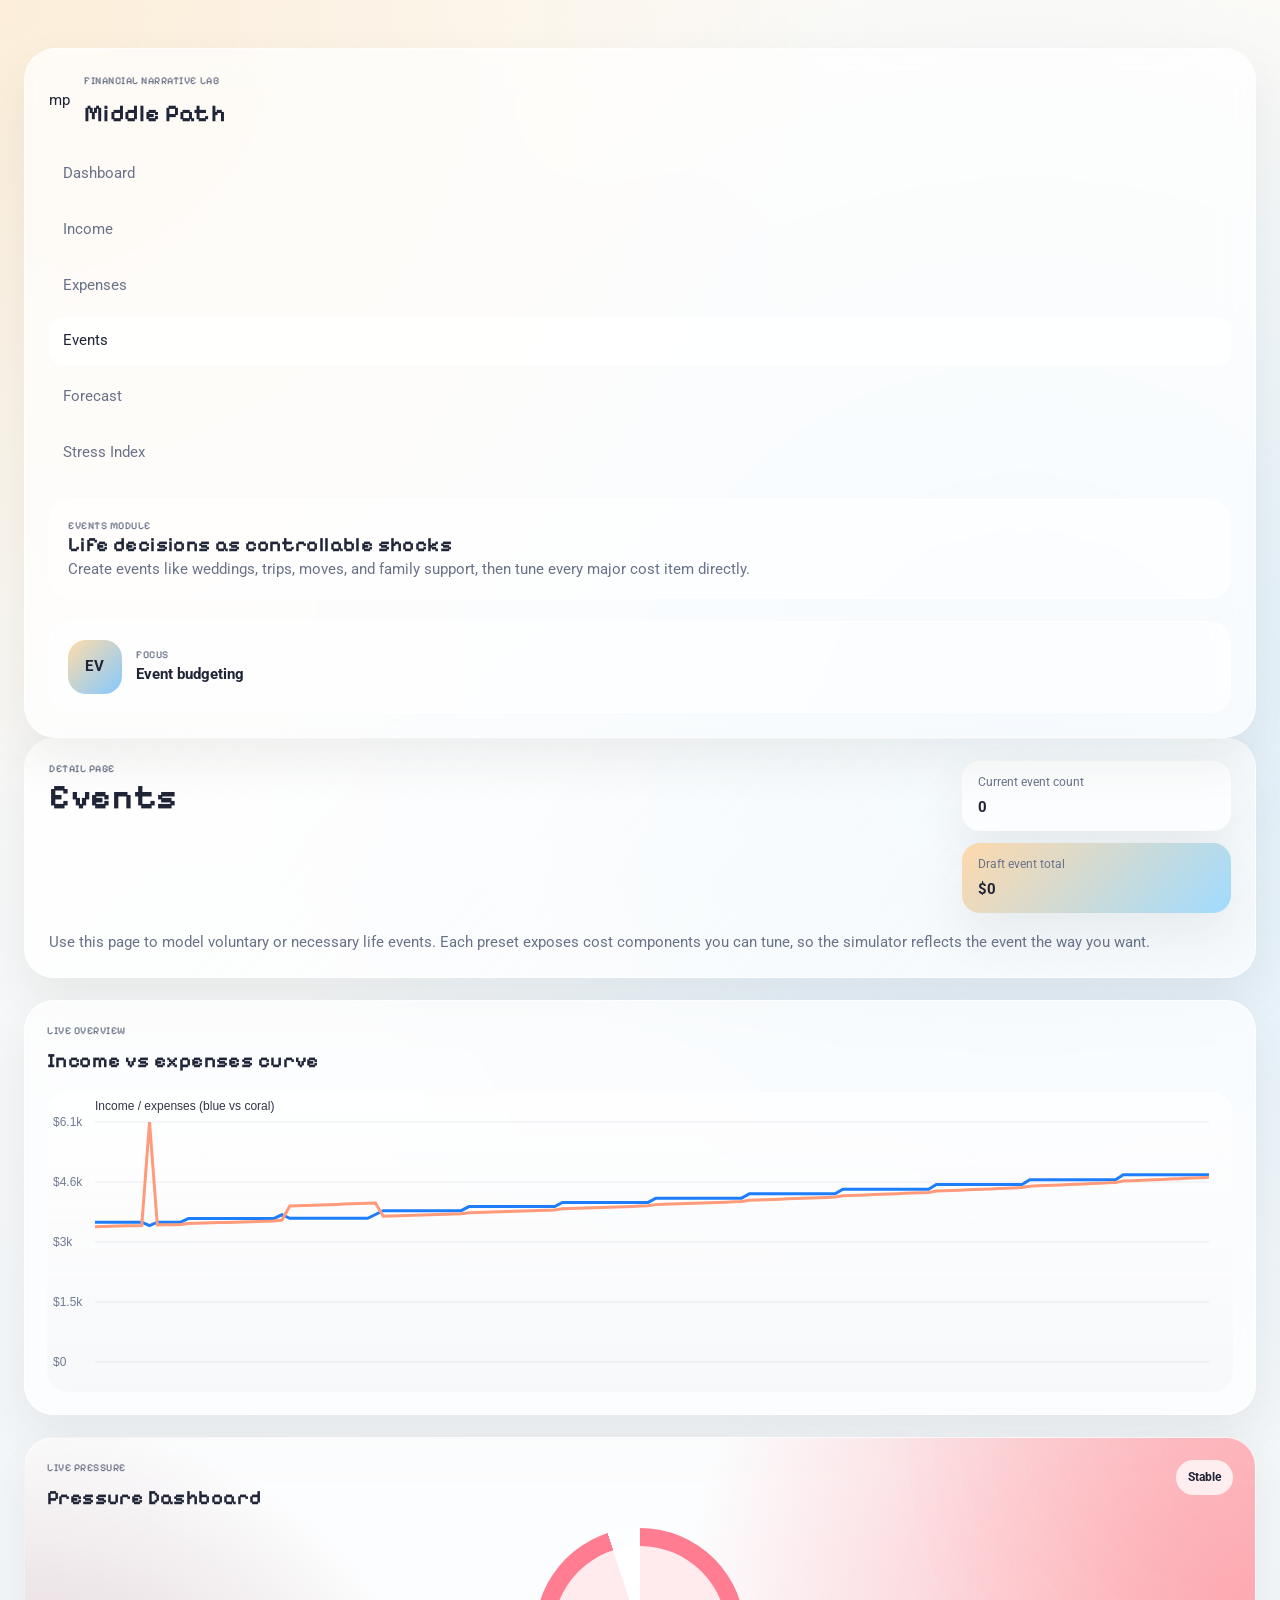
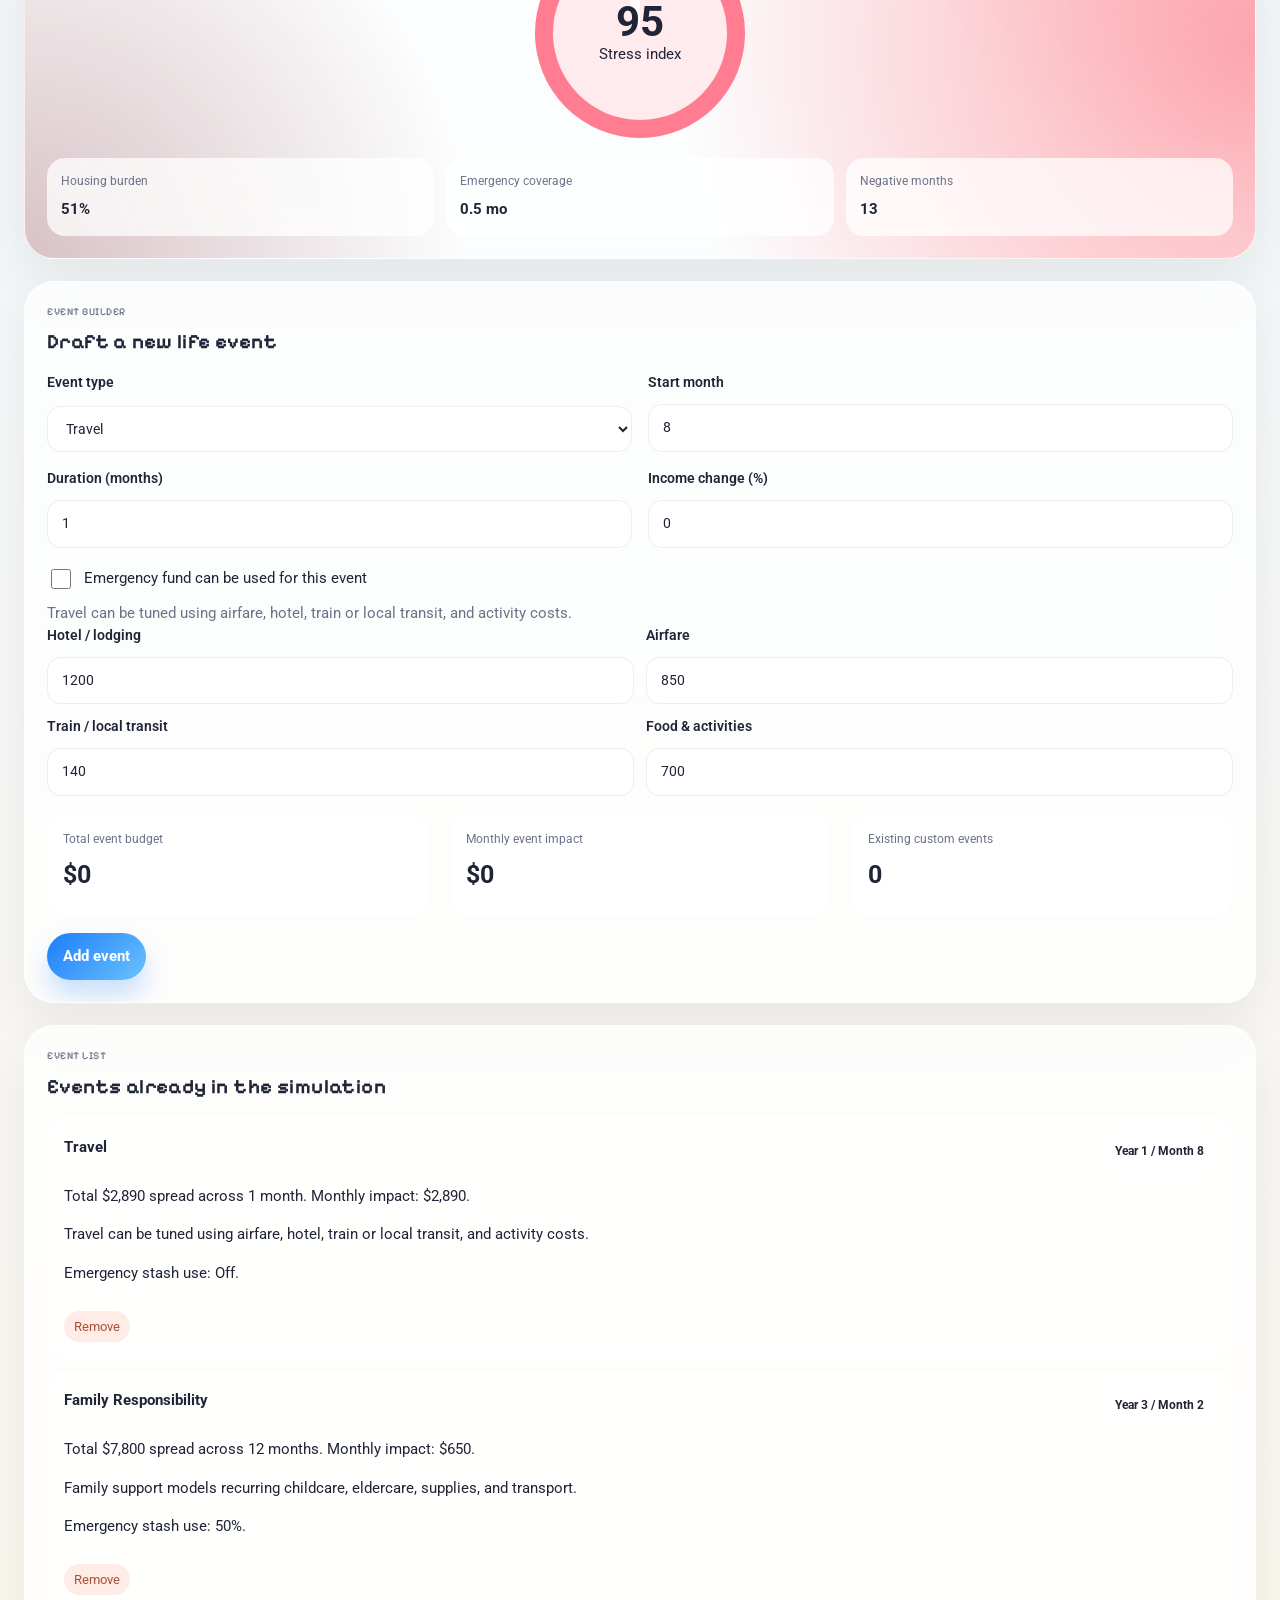
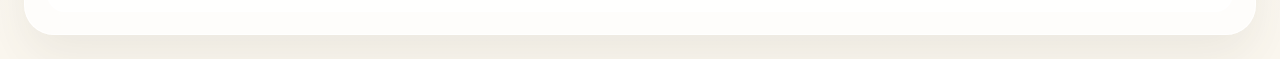
<file: events.html>
<!DOCTYPE html>
<html lang="zh-CN">
  <head>
    <meta charset="UTF-8" />
    <meta name="viewport" content="width=device-width, initial-scale=1.0" />
    <title>Events Analysis</title>
    <link rel="stylesheet" href="./src/styles.css" />
  </head>
  <body data-page="events">
    <div class="app-shell">
      <aside class="sidebar">
        <div class="brand">
          <div class="brand-mark">mp</div>
          <div>
            <p class="eyebrow">financial narrative lab</p>
            <h1>Middle Path</h1>
          </div>
        </div>
        <nav class="sidebar-nav">
          <a class="nav-link" data-page="dashboard" href="./index.html">Dashboard</a>
          <a class="nav-link" data-page="income" href="./income.html">Income</a>
          <a class="nav-link" data-page="expenses" href="./expenses.html">Expenses</a>
          <a class="nav-link" data-page="events" href="./events.html">Events</a>
          <a class="nav-link" data-page="forecast" href="./forecast.html">Forecast</a>
          <a class="nav-link" data-page="stress" href="./stress.html">Stress Index</a>
        </nav>
        <div class="sidebar-card">
          <p class="eyebrow">events module</p>
          <h2>Life decisions as controllable shocks</h2>
          <p>Create events like weddings, trips, moves, and family support, then tune every major cost item directly.</p>
        </div>
        <div class="profile-card">
          <div class="profile-avatar">EV</div>
          <div>
            <p class="eyebrow">focus</p>
            <strong>Event budgeting</strong>
          </div>
        </div>
      </aside>

      <main class="main-content">
        <header class="page-header">
          <div class="header-row">
            <div>
              <p class="eyebrow">detail page</p>
              <h2 id="pageTitle">Events</h2>
            </div>
            <div class="chip-row">
              <div class="meta-chip">
                <span class="meta-label">Current event count</span>
                <strong id="eventCountHeadline">0</strong>
              </div>
              <div class="meta-chip highlight">
                <span class="meta-label">Draft event total</span>
                <strong id="eventTotalHeadline">$0</strong>
              </div>
            </div>
          </div>
          <p class="helper-copy">Use this page to model voluntary or necessary life events. Each preset exposes cost components you can tune, so the simulator reflects the event the way you want.</p>
        </header>

        <section class="hero-grid">
          <article class="chart-card">
            <div class="panel-head">
              <div>
                <p class="eyebrow">live overview</p>
                <h3>Income vs expenses curve</h3>
              </div>
            </div>
            <canvas id="curveChart" width="960" height="280"></canvas>
            <p id="curveNarrative" class="story-copy"></p>
          </article>
          <article id="pressurePanel" class="score-panel">
            <div class="panel-head">
              <div>
                <p class="eyebrow">live pressure</p>
                <h3>Pressure Dashboard</h3>
              </div>
              <span id="scenarioBadge" class="status-badge">Stable</span>
            </div>
            <div id="scoreRing" class="score-ring">
              <div class="score-ring-inner">
                <div>
                  <strong id="stressScore">0</strong>
                  <span>Stress index</span>
                </div>
              </div>
            </div>
            <div class="score-bars">
              <div>
                <span>Housing burden</span>
                <strong id="housingBurden">0%</strong>
              </div>
              <div>
                <span>Emergency coverage</span>
                <strong id="coverageValue">0 mo</strong>
              </div>
              <div>
                <span>Negative months</span>
                <strong id="negativeMonthsValue">0</strong>
              </div>
            </div>
          </article>
        </section>

        <section class="page-columns">
          <article class="panel">
            <div class="panel-head">
              <div>
                <p class="eyebrow">event builder</p>
                <h3>Draft a new life event</h3>
              </div>
            </div>
            <div class="form-grid">
              <label class="field">
                <span>Event type</span>
                <select id="eventTypeSelect"></select>
              </label>
              <label class="field">
                <span>Start month</span>
                <input id="eventMonthInput" type="number" min="1" />
              </label>
              <label class="field">
                <span>Duration (months)</span>
                <input id="eventDurationInput" type="number" min="1" />
              </label>
              <label class="field">
                <span>Income change (%)</span>
                <input id="eventIncomeInput" type="number" min="-100" max="100" step="5" />
              </label>
            </div>
            <div class="checkbox-row" style="margin: 18px 0 10px;">
              <input id="eventEmergencyInput" type="checkbox" />
              <label for="eventEmergencyInput">Emergency fund can be used for this event</label>
            </div>
            <p id="eventPresetNote" class="story-copy"></p>
            <div id="eventBreakdownFields" class="breakdown-grid"></div>
            <div class="metrics-grid" style="margin-top: 18px;">
              <div class="metric-card">
                <span>Total event budget</span>
                <strong id="eventTotalPreview">$0</strong>
              </div>
              <div class="metric-card">
                <span>Monthly event impact</span>
                <strong id="eventMonthlyPreview">$0</strong>
              </div>
              <div class="metric-card">
                <span>Existing custom events</span>
                <strong id="activeEventCount">0</strong>
              </div>
            </div>
            <button id="addEventButton" class="primary-button" style="margin-top: 18px;">Add event</button>
          </article>

          <article class="panel">
            <div class="panel-head">
              <div>
                <p class="eyebrow">event list</p>
                <h3>Events already in the simulation</h3>
              </div>
            </div>
            <div id="eventList" class="event-list"></div>
          </article>
        </section>
      </main>
    </div>

    <script src="./src/site.js"></script>
  </body>
</html>
</file>
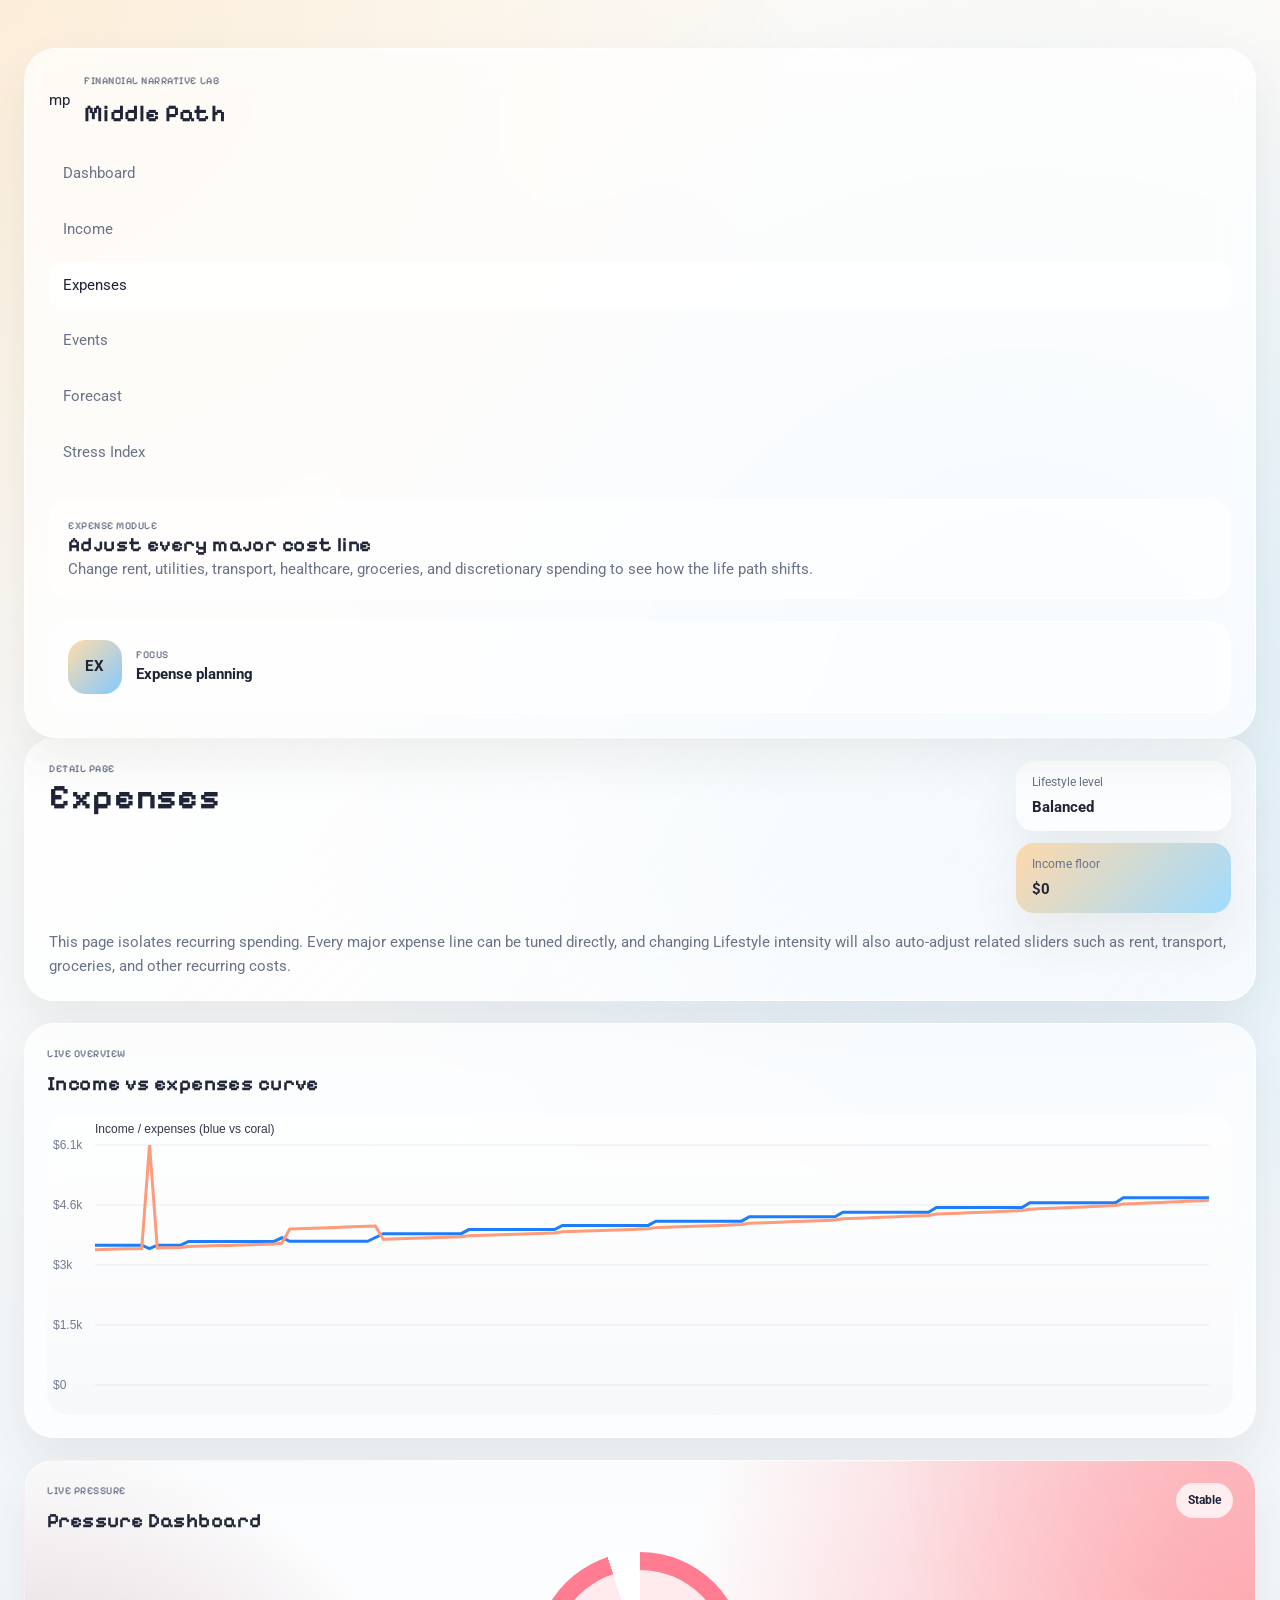
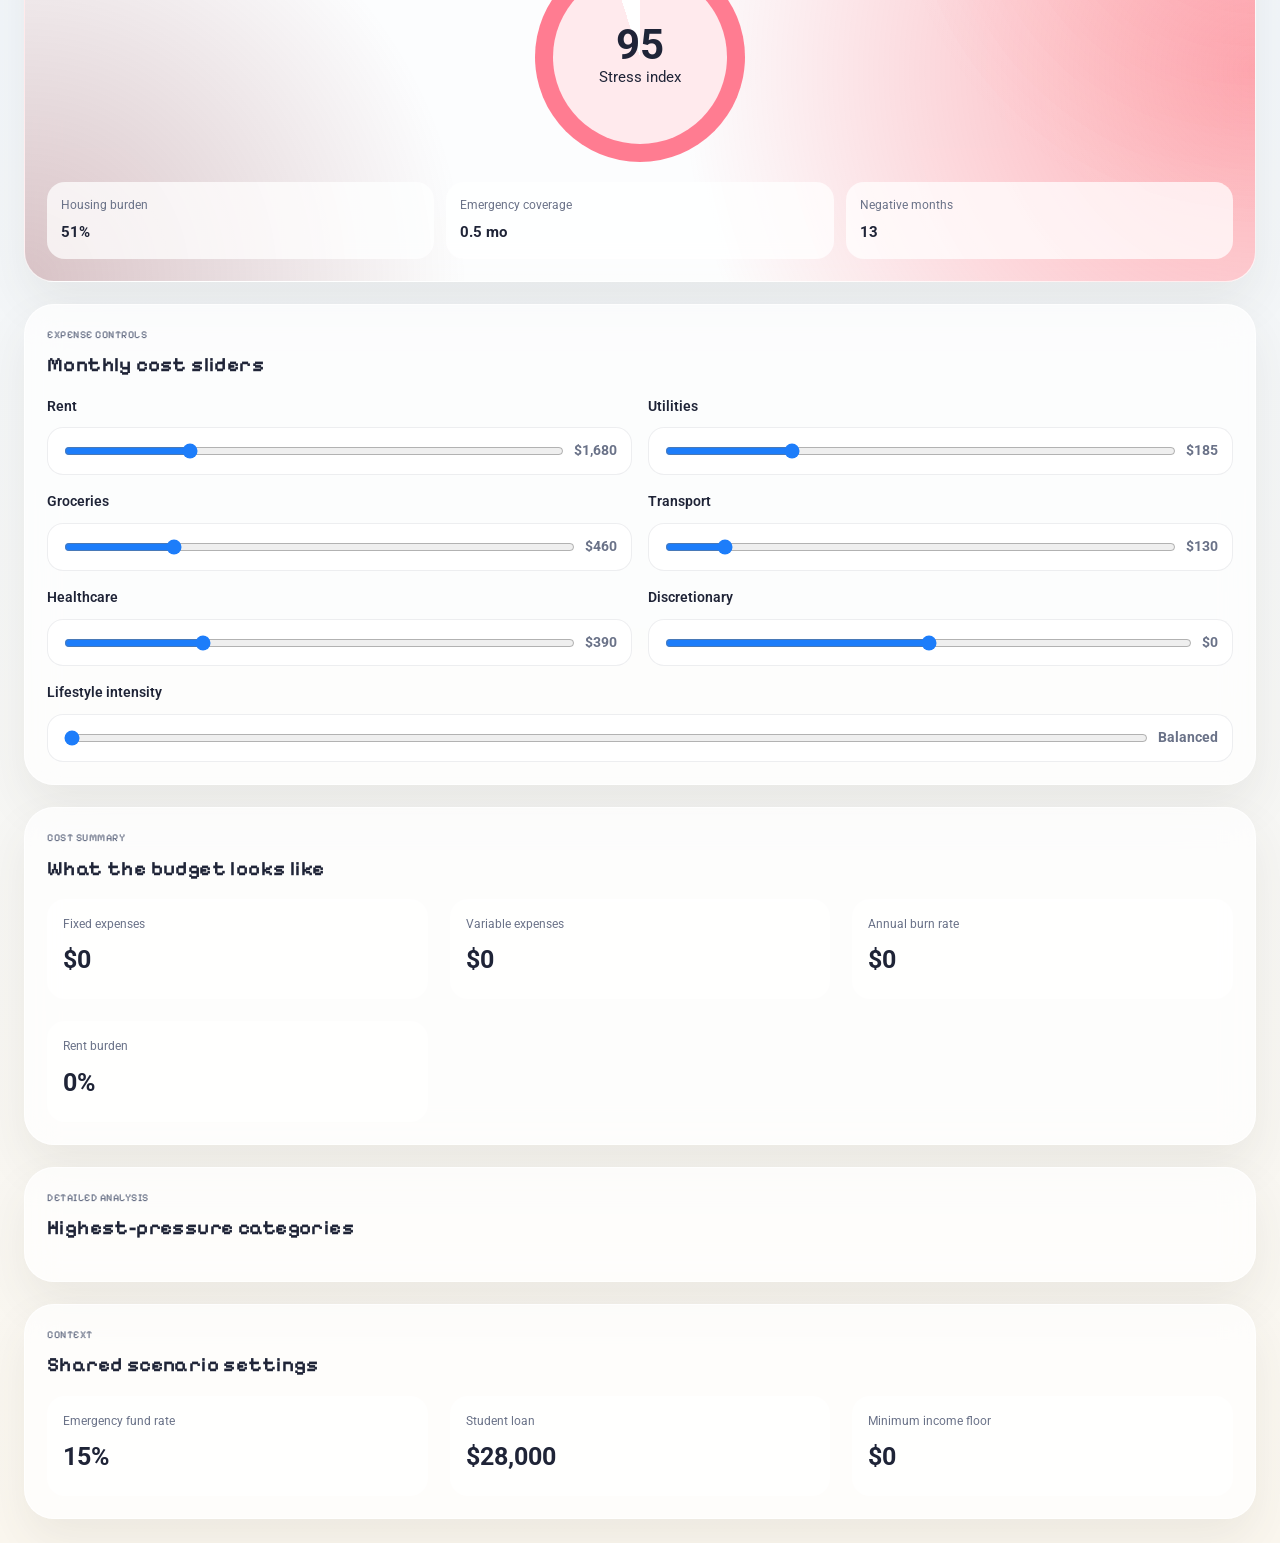
<file: expenses.html>
<!DOCTYPE html>
<html lang="zh-CN">
  <head>
    <meta charset="UTF-8" />
    <meta name="viewport" content="width=device-width, initial-scale=1.0" />
    <title>Expenses Analysis</title>
    <link rel="stylesheet" href="./src/styles.css" />
  </head>
  <body data-page="expenses">
    <div class="app-shell">
      <aside class="sidebar">
        <div class="brand">
          <div class="brand-mark">mp</div>
          <div>
            <p class="eyebrow">financial narrative lab</p>
            <h1>Middle Path</h1>
          </div>
        </div>
        <nav class="sidebar-nav">
          <a class="nav-link" data-page="dashboard" href="./index.html">Dashboard</a>
          <a class="nav-link" data-page="income" href="./income.html">Income</a>
          <a class="nav-link" data-page="expenses" href="./expenses.html">Expenses</a>
          <a class="nav-link" data-page="events" href="./events.html">Events</a>
          <a class="nav-link" data-page="forecast" href="./forecast.html">Forecast</a>
          <a class="nav-link" data-page="stress" href="./stress.html">Stress Index</a>
        </nav>
        <div class="sidebar-card">
          <p class="eyebrow">expense module</p>
          <h2>Adjust every major cost line</h2>
          <p>Change rent, utilities, transport, healthcare, groceries, and discretionary spending to see how the life path shifts.</p>
        </div>
        <div class="profile-card">
          <div class="profile-avatar">EX</div>
          <div>
            <p class="eyebrow">focus</p>
            <strong>Expense planning</strong>
          </div>
        </div>
      </aside>

      <main class="main-content">
        <header class="page-header">
          <div class="header-row">
            <div>
              <p class="eyebrow">detail page</p>
              <h2 id="pageTitle">Expenses</h2>
            </div>
            <div class="chip-row">
              <div class="meta-chip">
                <span class="meta-label">Lifestyle level</span>
                <strong id="lifestyleHeadline">Balanced</strong>
              </div>
              <div class="meta-chip highlight">
                <span class="meta-label">Income floor</span>
                <strong id="salaryFloor">$0</strong>
              </div>
            </div>
          </div>
          <p class="helper-copy">This page isolates recurring spending. Every major expense line can be tuned directly, and changing Lifestyle intensity will also auto-adjust related sliders such as rent, transport, groceries, and other recurring costs.</p>
        </header>

        <section class="hero-grid">
          <article class="chart-card">
            <div class="panel-head">
              <div>
                <p class="eyebrow">live overview</p>
                <h3>Income vs expenses curve</h3>
              </div>
            </div>
            <canvas id="curveChart" width="960" height="280"></canvas>
            <p id="curveNarrative" class="story-copy"></p>
          </article>
          <article id="pressurePanel" class="score-panel">
            <div class="panel-head">
              <div>
                <p class="eyebrow">live pressure</p>
                <h3>Pressure Dashboard</h3>
              </div>
              <span id="scenarioBadge" class="status-badge">Stable</span>
            </div>
            <div id="scoreRing" class="score-ring">
              <div class="score-ring-inner">
                <div>
                  <strong id="stressScore">0</strong>
                  <span>Stress index</span>
                </div>
              </div>
            </div>
            <div class="score-bars">
              <div>
                <span>Housing burden</span>
                <strong id="housingBurden">0%</strong>
              </div>
              <div>
                <span>Emergency coverage</span>
                <strong id="coverageValue">0 mo</strong>
              </div>
              <div>
                <span>Negative months</span>
                <strong id="negativeMonthsValue">0</strong>
              </div>
            </div>
          </article>
        </section>

        <section class="page-columns">
          <article class="panel">
            <div class="panel-head">
              <div>
                <p class="eyebrow">expense controls</p>
                <h3>Monthly cost sliders</h3>
              </div>
            </div>
            <div class="form-grid">
              <label class="field">
                <span>Rent</span>
                <div class="range-wrap">
                  <input id="rentInput" type="range" min="600" max="5000" step="25" />
                  <strong id="rentValue">$0</strong>
                </div>
              </label>
              <label class="field">
                <span>Utilities</span>
                <div class="range-wrap">
                  <input id="utilitiesInput" type="range" min="60" max="600" step="10" />
                  <strong id="utilitiesValue">$0</strong>
                </div>
              </label>
              <label class="field">
                <span>Groceries</span>
                <div class="range-wrap">
                  <input id="groceriesInput" type="range" min="150" max="1600" step="25" />
                  <strong id="groceriesValue">$0</strong>
                </div>
              </label>
              <label class="field">
                <span>Transport</span>
                <div class="range-wrap">
                  <input id="transportInput" type="range" min="40" max="900" step="10" />
                  <strong id="transportValue">$0</strong>
                </div>
              </label>
              <label class="field">
                <span>Healthcare</span>
                <div class="range-wrap">
                  <input id="healthcareInput" type="range" min="100" max="1200" step="10" />
                  <strong id="healthcareValue">$0</strong>
                </div>
              </label>
              <label class="field">
                <span>Discretionary</span>
                <div class="range-wrap">
                  <input id="discretionaryInput" type="range" min="100" max="1600" step="25" />
                  <strong id="discretionaryValue">$0</strong>
                </div>
              </label>
              <label class="field field-full">
                <span>Lifestyle intensity</span>
                <div class="range-wrap">
                  <input id="lifestyleInput" type="range" min="80" max="135" step="1" />
                  <strong id="lifestyleValue">Balanced</strong>
                </div>
              </label>
            </div>
          </article>

          <article class="panel">
            <div class="panel-head">
              <div>
                <p class="eyebrow">cost summary</p>
                <h3>What the budget looks like</h3>
              </div>
            </div>
            <div class="metrics-grid">
              <div class="metric-card">
                <span>Fixed expenses</span>
                <strong id="expensesFixed">$0</strong>
              </div>
              <div class="metric-card">
                <span>Variable expenses</span>
                <strong id="expensesVariable">$0</strong>
              </div>
              <div class="metric-card">
                <span>Annual burn rate</span>
                <strong id="expensesAnnual">$0</strong>
              </div>
              <div class="metric-card">
                <span>Rent burden</span>
                <strong id="expensesRentBurden">0%</strong>
              </div>
            </div>
          </article>
        </section>

        <section class="page-grid">
          <article class="panel">
            <div class="panel-head">
              <div>
                <p class="eyebrow">detailed analysis</p>
                <h3>Highest-pressure categories</h3>
              </div>
            </div>
            <div id="expensesBreakdown" class="analysis-list"></div>
            <p id="expensesNarrative" class="story-copy"></p>
          </article>
          <article class="panel">
            <div class="panel-head">
              <div>
                <p class="eyebrow">context</p>
                <h3>Shared scenario settings</h3>
              </div>
            </div>
            <div class="metrics-grid">
              <div class="metric-card">
                <span>Emergency fund rate</span>
                <strong id="emergencyRateValue">0%</strong>
              </div>
              <div class="metric-card">
                <span>Student loan</span>
                <strong id="loanValue">$0</strong>
              </div>
              <div class="metric-card">
                <span>Minimum income floor</span>
                <strong id="minimumIncome">$0</strong>
              </div>
            </div>
          </article>
        </section>
      </main>
    </div>

    <script src="./src/site.js"></script>
  </body>
</html>
</file>
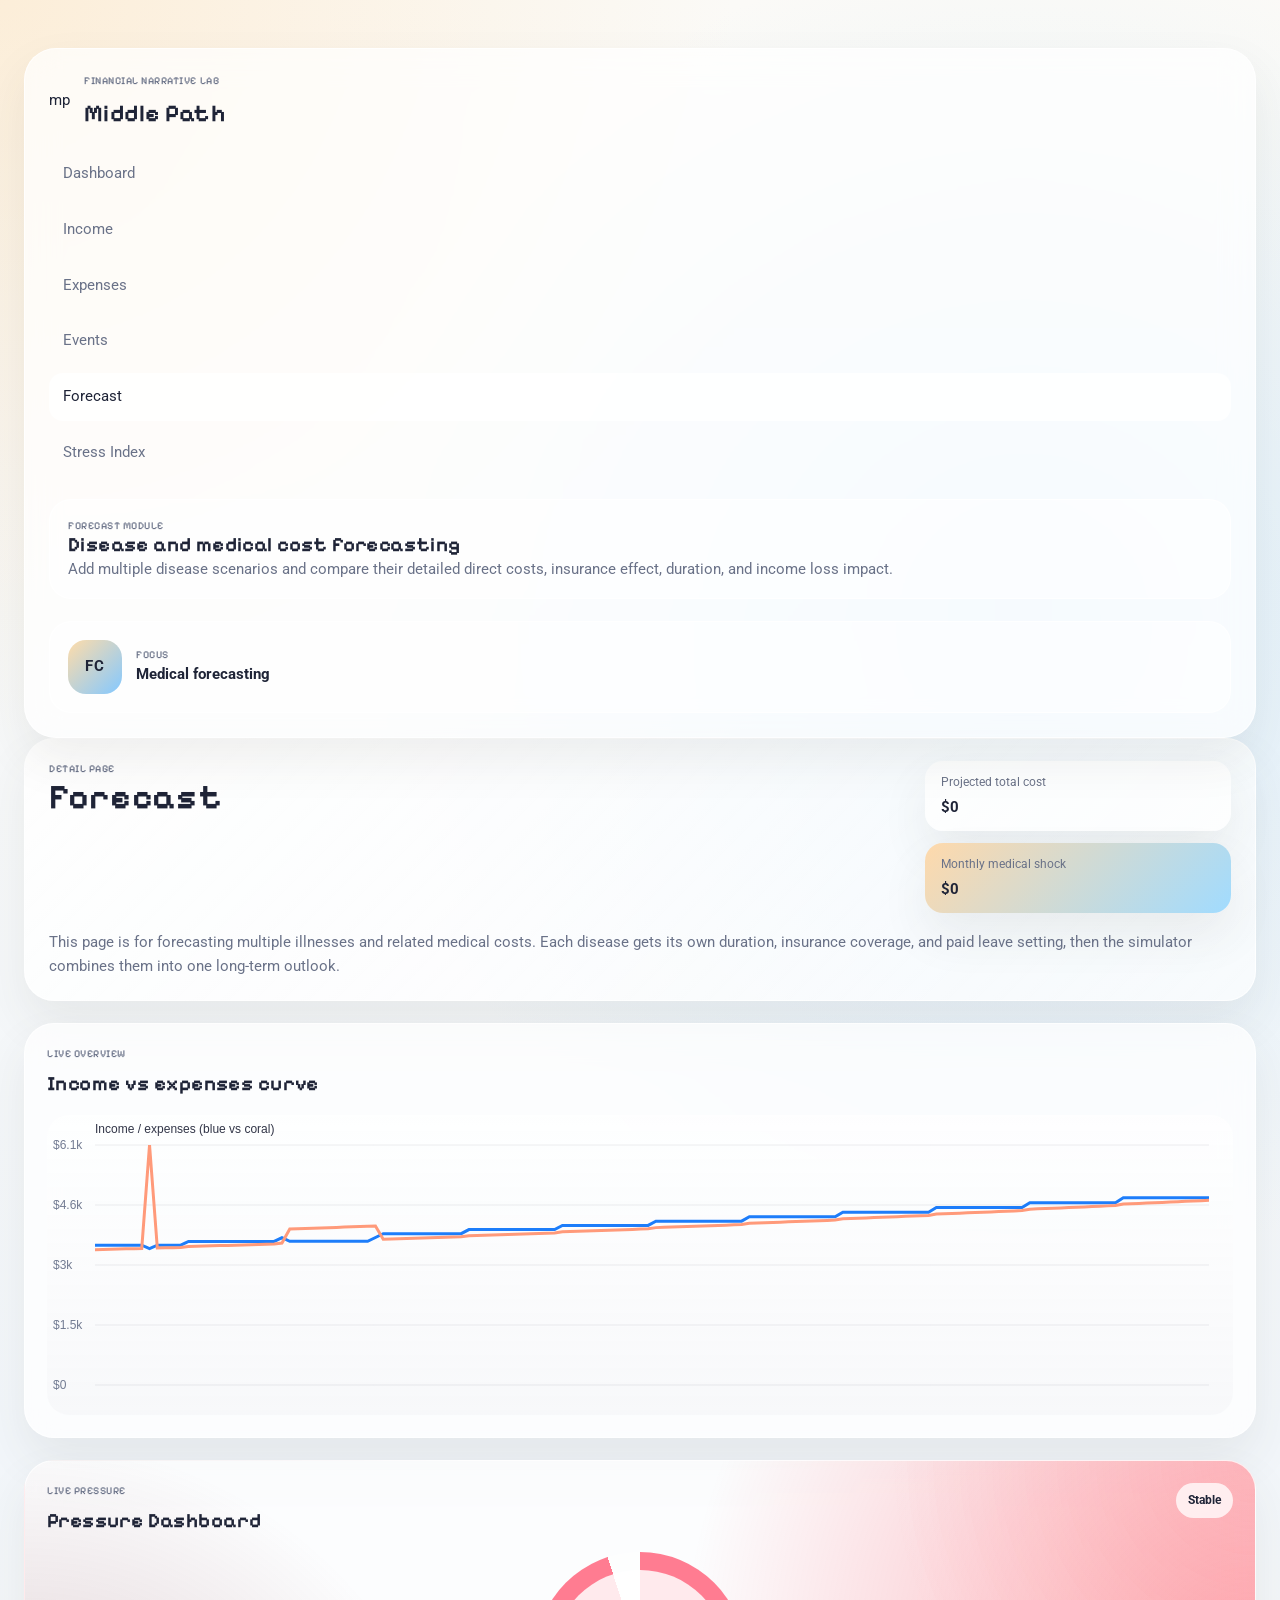
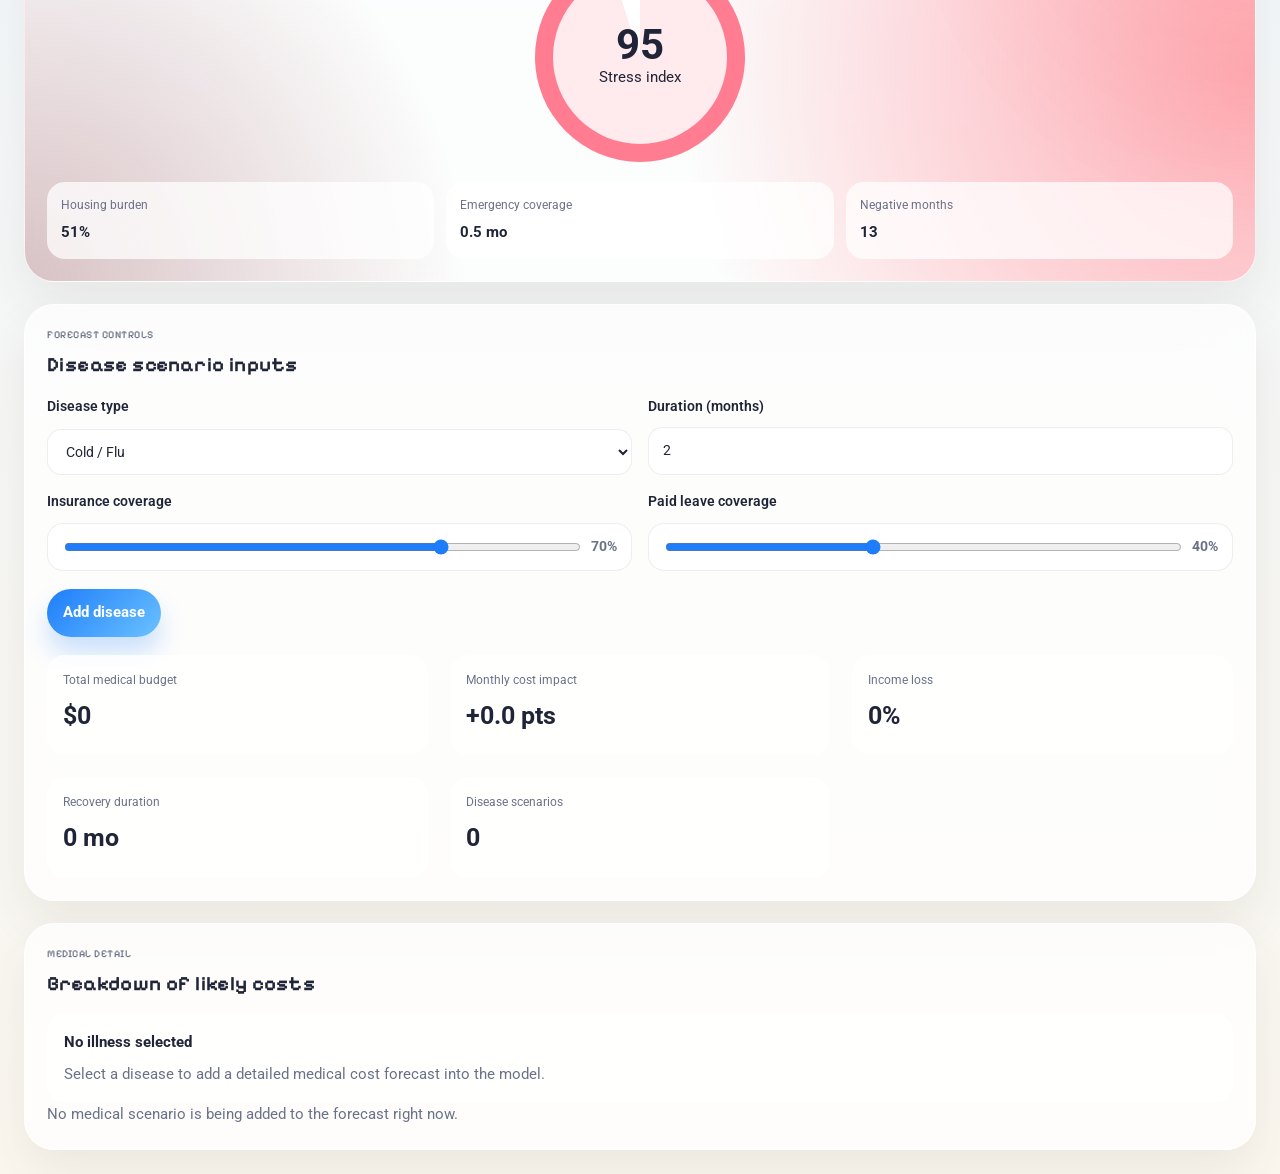
<file: forecast.html>
<!DOCTYPE html>
<html lang="zh-CN">
  <head>
    <meta charset="UTF-8" />
    <meta name="viewport" content="width=device-width, initial-scale=1.0" />
    <title>Forecast Analysis</title>
    <link rel="stylesheet" href="./src/styles.css" />
  </head>
  <body data-page="forecast">
    <div class="app-shell">
      <aside class="sidebar">
        <div class="brand">
          <div class="brand-mark">mp</div>
          <div>
            <p class="eyebrow">financial narrative lab</p>
            <h1>Middle Path</h1>
          </div>
        </div>
        <nav class="sidebar-nav">
          <a class="nav-link" data-page="dashboard" href="./index.html">Dashboard</a>
          <a class="nav-link" data-page="income" href="./income.html">Income</a>
          <a class="nav-link" data-page="expenses" href="./expenses.html">Expenses</a>
          <a class="nav-link" data-page="events" href="./events.html">Events</a>
          <a class="nav-link" data-page="forecast" href="./forecast.html">Forecast</a>
          <a class="nav-link" data-page="stress" href="./stress.html">Stress Index</a>
        </nav>
        <div class="sidebar-card">
          <p class="eyebrow">forecast module</p>
          <h2>Disease and medical cost forecasting</h2>
          <p>Add multiple disease scenarios and compare their detailed direct costs, insurance effect, duration, and income loss impact.</p>
        </div>
        <div class="profile-card">
          <div class="profile-avatar">FC</div>
          <div>
            <p class="eyebrow">focus</p>
            <strong>Medical forecasting</strong>
          </div>
        </div>
      </aside>

      <main class="main-content">
        <header class="page-header">
          <div class="header-row">
            <div>
              <p class="eyebrow">detail page</p>
              <h2 id="pageTitle">Forecast</h2>
            </div>
            <div class="chip-row">
              <div class="meta-chip">
                <span class="meta-label">Projected total cost</span>
                <strong id="forecastTotalHeadline">$0</strong>
              </div>
              <div class="meta-chip highlight">
                <span class="meta-label">Monthly medical shock</span>
                <strong id="forecastMonthlyHeadline">$0</strong>
              </div>
            </div>
          </div>
          <p class="helper-copy">This page is for forecasting multiple illnesses and related medical costs. Each disease gets its own duration, insurance coverage, and paid leave setting, then the simulator combines them into one long-term outlook.</p>
        </header>

        <section class="hero-grid">
          <article class="chart-card">
            <div class="panel-head">
              <div>
                <p class="eyebrow">live overview</p>
                <h3>Income vs expenses curve</h3>
              </div>
            </div>
            <canvas id="curveChart" width="960" height="280"></canvas>
            <p id="curveNarrative" class="story-copy"></p>
          </article>
          <article id="pressurePanel" class="score-panel">
            <div class="panel-head">
              <div>
                <p class="eyebrow">live pressure</p>
                <h3>Pressure Dashboard</h3>
              </div>
              <span id="scenarioBadge" class="status-badge">Stable</span>
            </div>
            <div id="scoreRing" class="score-ring">
              <div class="score-ring-inner">
                <div>
                  <strong id="stressScore">0</strong>
                  <span>Stress index</span>
                </div>
              </div>
            </div>
            <div class="score-bars">
              <div>
                <span>Housing burden</span>
                <strong id="housingBurden">0%</strong>
              </div>
              <div>
                <span>Emergency coverage</span>
                <strong id="coverageValue">0 mo</strong>
              </div>
              <div>
                <span>Negative months</span>
                <strong id="negativeMonthsValue">0</strong>
              </div>
            </div>
          </article>
        </section>

        <section class="page-columns">
          <article class="panel">
            <div class="panel-head">
              <div>
                <p class="eyebrow">forecast controls</p>
                <h3>Disease scenario inputs</h3>
              </div>
            </div>
            <div class="form-grid">
              <label class="field">
                <span>Disease type</span>
                <select id="diseaseSelect"></select>
              </label>
              <label class="field">
                <span>Duration (months)</span>
                <input id="forecastDurationInput" type="number" min="1" />
              </label>
              <label class="field">
                <span>Insurance coverage</span>
                <div class="range-wrap">
                  <input id="insuranceCoverageInput" type="range" min="0" max="95" step="5" />
                  <strong id="insuranceCoverageValue">0%</strong>
                </div>
              </label>
              <label class="field">
                <span>Paid leave coverage</span>
                <div class="range-wrap">
                  <input id="paidLeaveInput" type="range" min="0" max="100" step="5" />
                  <strong id="paidLeaveValue">0%</strong>
                </div>
              </label>
            </div>
            <button id="addForecastButton" class="primary-button" style="margin-top: 18px;">Add disease</button>
            <div class="metrics-grid" style="margin-top: 18px;">
              <div class="metric-card">
                <span>Total medical budget</span>
                <strong id="forecastTotalCost">$0</strong>
              </div>
              <div class="metric-card">
                <span>Monthly cost impact</span>
                <strong id="forecastMonthlyCost">$0</strong>
              </div>
              <div class="metric-card">
                <span>Income loss</span>
                <strong id="forecastIncomeLoss">0%</strong>
              </div>
              <div class="metric-card">
                <span>Recovery duration</span>
                <strong id="forecastDuration">0 mo</strong>
              </div>
              <div class="metric-card">
                <span>Disease scenarios</span>
                <strong id="forecastDiseaseCount">0</strong>
              </div>
            </div>
          </article>

          <article class="panel">
            <div class="panel-head">
              <div>
                <p class="eyebrow">medical detail</p>
                <h3>Breakdown of likely costs</h3>
              </div>
            </div>
            <div id="diseaseBreakdown" class="analysis-list"></div>
            <p id="forecastNarrative" class="story-copy"></p>
          </article>
        </section>
      </main>
    </div>

    <script src="./src/site.js"></script>
  </body>
</html>
</file>
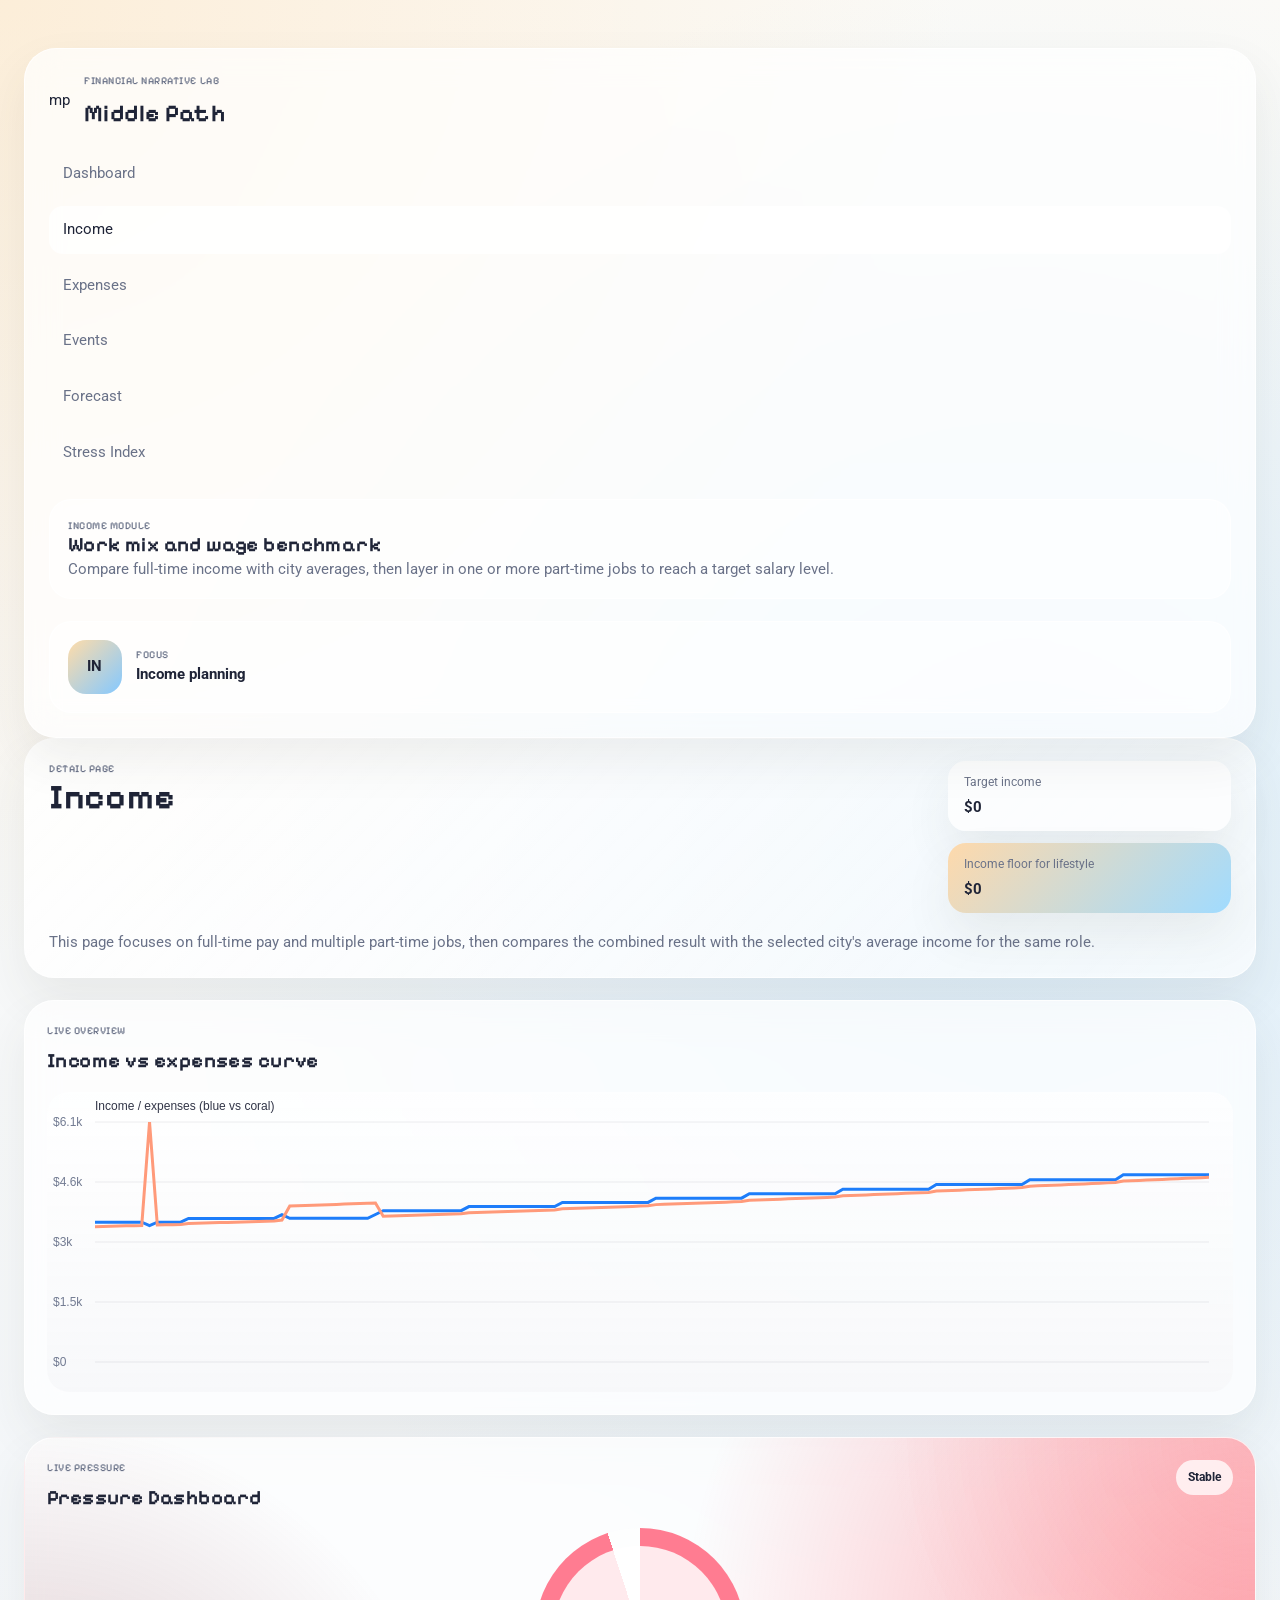
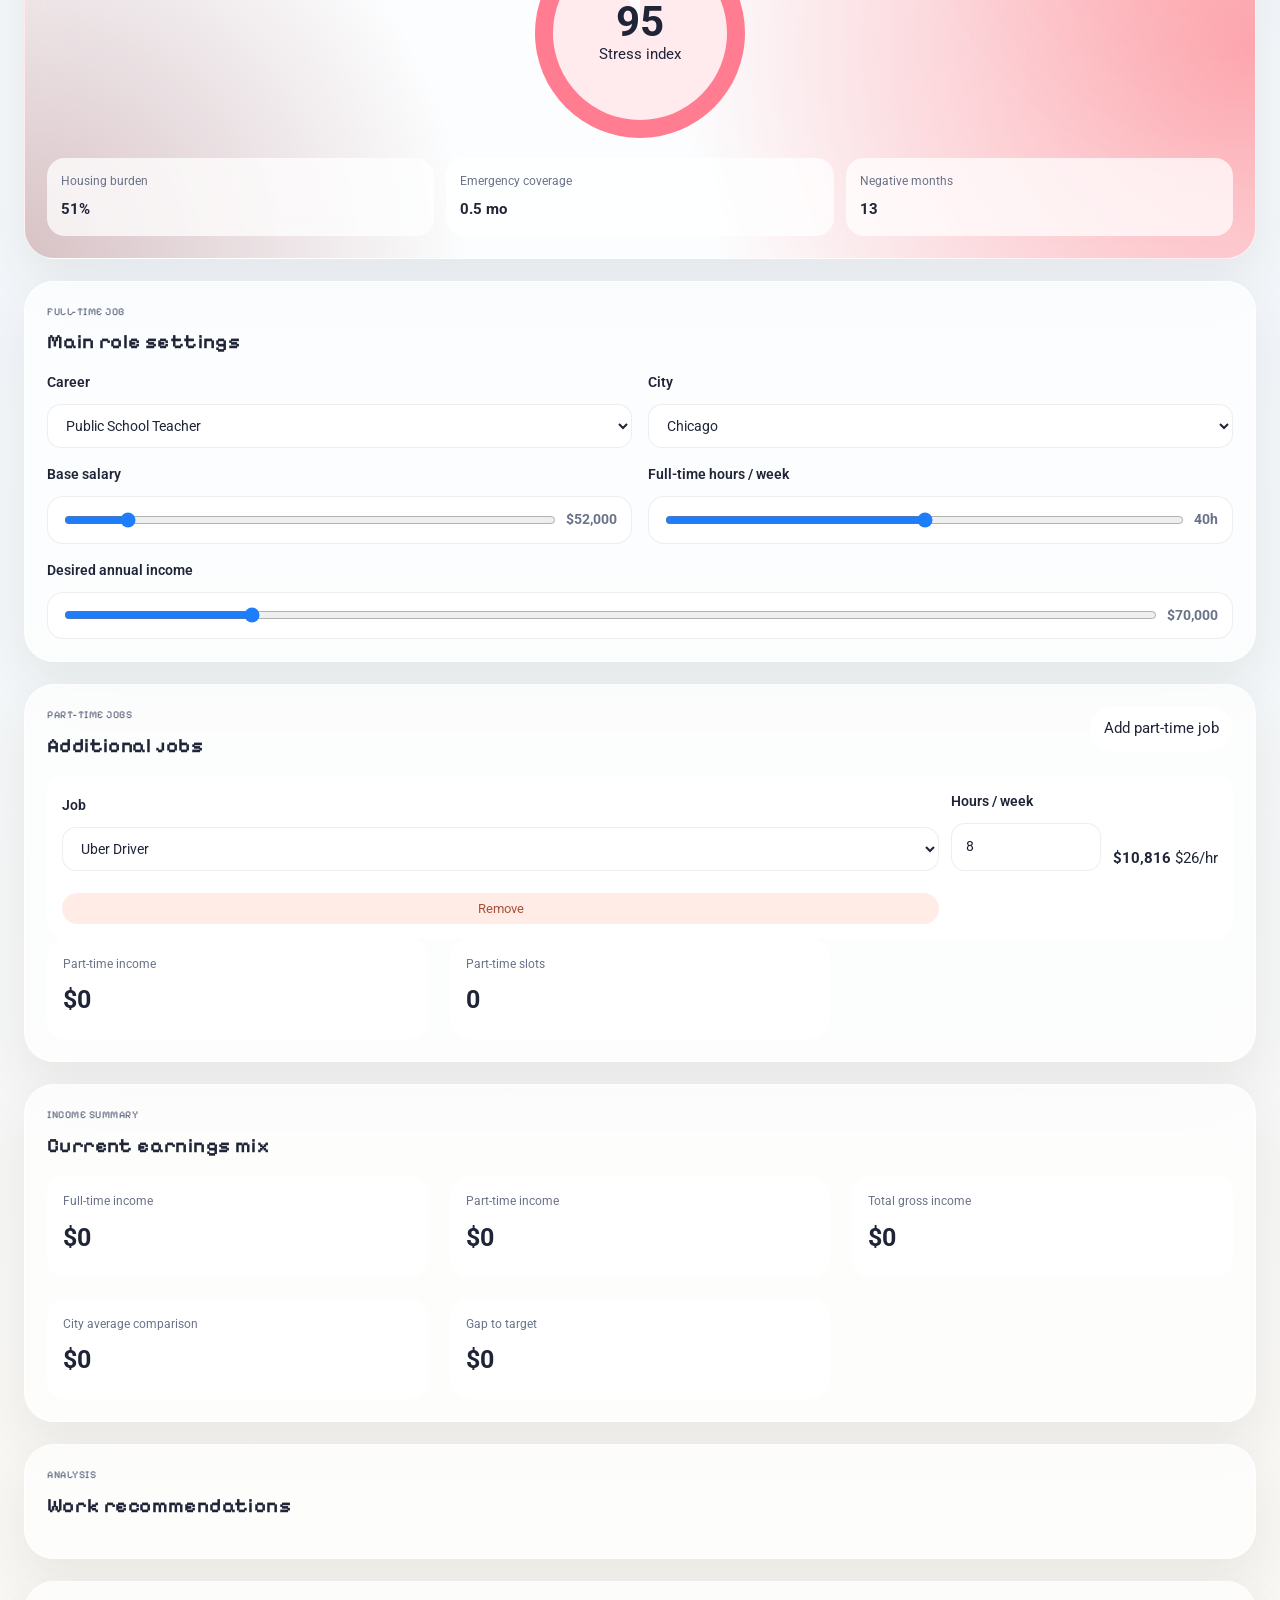
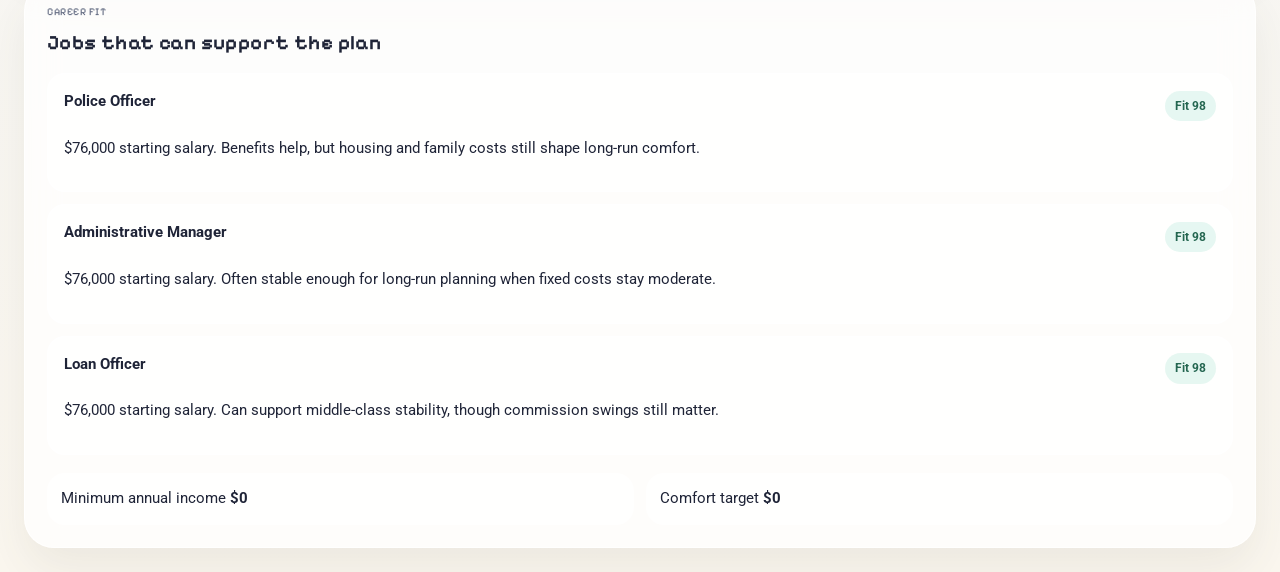
<file: income.html>
<!DOCTYPE html>
<html lang="zh-CN">
  <head>
    <meta charset="UTF-8" />
    <meta name="viewport" content="width=device-width, initial-scale=1.0" />
    <title>Income Analysis</title>
    <link rel="stylesheet" href="./src/styles.css" />
  </head>
  <body data-page="income">
    <div class="app-shell">
      <aside class="sidebar">
        <div class="brand">
          <div class="brand-mark">mp</div>
          <div>
            <p class="eyebrow">financial narrative lab</p>
            <h1>Middle Path</h1>
          </div>
        </div>
        <nav class="sidebar-nav">
          <a class="nav-link" data-page="dashboard" href="./index.html">Dashboard</a>
          <a class="nav-link" data-page="income" href="./income.html">Income</a>
          <a class="nav-link" data-page="expenses" href="./expenses.html">Expenses</a>
          <a class="nav-link" data-page="events" href="./events.html">Events</a>
          <a class="nav-link" data-page="forecast" href="./forecast.html">Forecast</a>
          <a class="nav-link" data-page="stress" href="./stress.html">Stress Index</a>
        </nav>
        <div class="sidebar-card">
          <p class="eyebrow">income module</p>
          <h2>Work mix and wage benchmark</h2>
          <p>Compare full-time income with city averages, then layer in one or more part-time jobs to reach a target salary level.</p>
        </div>
        <div class="profile-card">
          <div class="profile-avatar">IN</div>
          <div>
            <p class="eyebrow">focus</p>
            <strong>Income planning</strong>
          </div>
        </div>
      </aside>

      <main class="main-content">
        <header class="page-header">
          <div class="header-row">
            <div>
              <p class="eyebrow">detail page</p>
              <h2 id="pageTitle">Income</h2>
            </div>
            <div class="chip-row">
              <div class="meta-chip">
                <span class="meta-label">Target income</span>
                <strong id="targetIncomeHeadline">$0</strong>
              </div>
              <div class="meta-chip highlight">
                <span class="meta-label">Income floor for lifestyle</span>
                <strong id="salaryFloor">$0</strong>
              </div>
            </div>
          </div>
          <p class="helper-copy">This page focuses on full-time pay and multiple part-time jobs, then compares the combined result with the selected city's average income for the same role.</p>
        </header>

        <section class="hero-grid">
          <article class="chart-card">
            <div class="panel-head">
              <div>
                <p class="eyebrow">live overview</p>
                <h3>Income vs expenses curve</h3>
              </div>
            </div>
            <canvas id="curveChart" width="960" height="280"></canvas>
            <p id="curveNarrative" class="story-copy"></p>
          </article>

          <article id="pressurePanel" class="score-panel">
            <div class="panel-head">
              <div>
                <p class="eyebrow">live pressure</p>
                <h3>Pressure Dashboard</h3>
              </div>
              <span id="scenarioBadge" class="status-badge">Stable</span>
            </div>
            <div id="scoreRing" class="score-ring">
              <div class="score-ring-inner">
                <div>
                  <strong id="stressScore">0</strong>
                  <span>Stress index</span>
                </div>
              </div>
            </div>
            <div class="score-bars">
              <div>
                <span>Housing burden</span>
                <strong id="housingBurden">0%</strong>
              </div>
              <div>
                <span>Emergency coverage</span>
                <strong id="coverageValue">0 mo</strong>
              </div>
              <div>
                <span>Negative months</span>
                <strong id="negativeMonthsValue">0</strong>
              </div>
            </div>
          </article>
        </section>

        <section class="page-columns">
          <article class="panel">
            <div class="panel-head">
              <div>
                <p class="eyebrow">full-time job</p>
                <h3>Main role settings</h3>
              </div>
            </div>
            <div class="form-grid">
              <label class="field">
                <span>Career</span>
                <select id="careerSelect"></select>
              </label>
              <label class="field">
                <span>City</span>
                <select id="citySelect"></select>
              </label>
              <label class="field">
                <span>Base salary</span>
                <div class="range-wrap">
                  <input id="salaryInput" type="range" min="35000" max="180000" step="1000" />
                  <strong id="salaryValue">$0</strong>
                </div>
              </label>
              <label class="field">
                <span>Full-time hours / week</span>
                <div class="range-wrap">
                  <input id="fullTimeHoursInput" type="range" min="20" max="60" step="1" />
                  <strong id="fullTimeHoursValue">40h</strong>
                </div>
              </label>
              <label class="field field-full">
                <span>Desired annual income</span>
                <div class="range-wrap">
                  <input id="targetIncomeInput" type="range" min="40000" max="220000" step="1000" />
                  <strong id="targetIncomeValue">$0</strong>
                </div>
              </label>
            </div>
          </article>

          <article class="panel">
            <div class="panel-head">
              <div>
                <p class="eyebrow">part-time jobs</p>
                <h3>Additional jobs</h3>
              </div>
              <button id="addPartTimeJobButton" class="ghost-button">Add part-time job</button>
            </div>
            <div id="partTimeJobsList" class="analysis-list"></div>
            <div class="metrics-grid">
              <div class="metric-card">
                <span>Part-time income</span>
                <strong id="incomePartTimeSummary">$0</strong>
              </div>
              <div class="metric-card">
                <span>Part-time slots</span>
                <strong id="partTimeCountValue">0</strong>
              </div>
            </div>
          </article>
        </section>

        <section class="page-grid">
          <article class="panel">
            <div class="panel-head">
              <div>
                <p class="eyebrow">income summary</p>
                <h3>Current earnings mix</h3>
              </div>
            </div>
            <div class="metrics-grid">
              <div class="metric-card">
                <span>Full-time income</span>
                <strong id="incomeFullTime">$0</strong>
              </div>
              <div class="metric-card">
                <span>Part-time income</span>
                <strong id="incomePartTime">$0</strong>
              </div>
              <div class="metric-card">
                <span>Total gross income</span>
                <strong id="incomeTotal">$0</strong>
              </div>
              <div class="metric-card">
                <span>City average comparison</span>
                <strong id="incomeCityAverage">$0</strong>
              </div>
              <div class="metric-card">
                <span>Gap to target</span>
                <strong id="incomeGap">$0</strong>
              </div>
            </div>
          </article>

          <article class="panel">
            <div class="panel-head">
              <div>
                <p class="eyebrow">analysis</p>
                <h3>Work recommendations</h3>
              </div>
            </div>
            <div id="incomeAdvice" class="analysis-list"></div>
            <p id="incomeNarrative" class="story-copy"></p>
          </article>

          <article class="panel">
            <div class="panel-head">
              <div>
                <p class="eyebrow">career fit</p>
                <h3>Jobs that can support the plan</h3>
              </div>
            </div>
            <div id="careerSuggestions" class="suggestion-list"></div>
            <div class="recommend-footer">
              <div>
                <span>Minimum annual income</span>
                <strong id="minimumIncome">$0</strong>
              </div>
              <div>
                <span>Comfort target</span>
                <strong id="comfortIncome">$0</strong>
              </div>
            </div>
          </article>
        </section>
      </main>
    </div>

    <script src="./src/site.js"></script>
  </body>
</html>
</file>
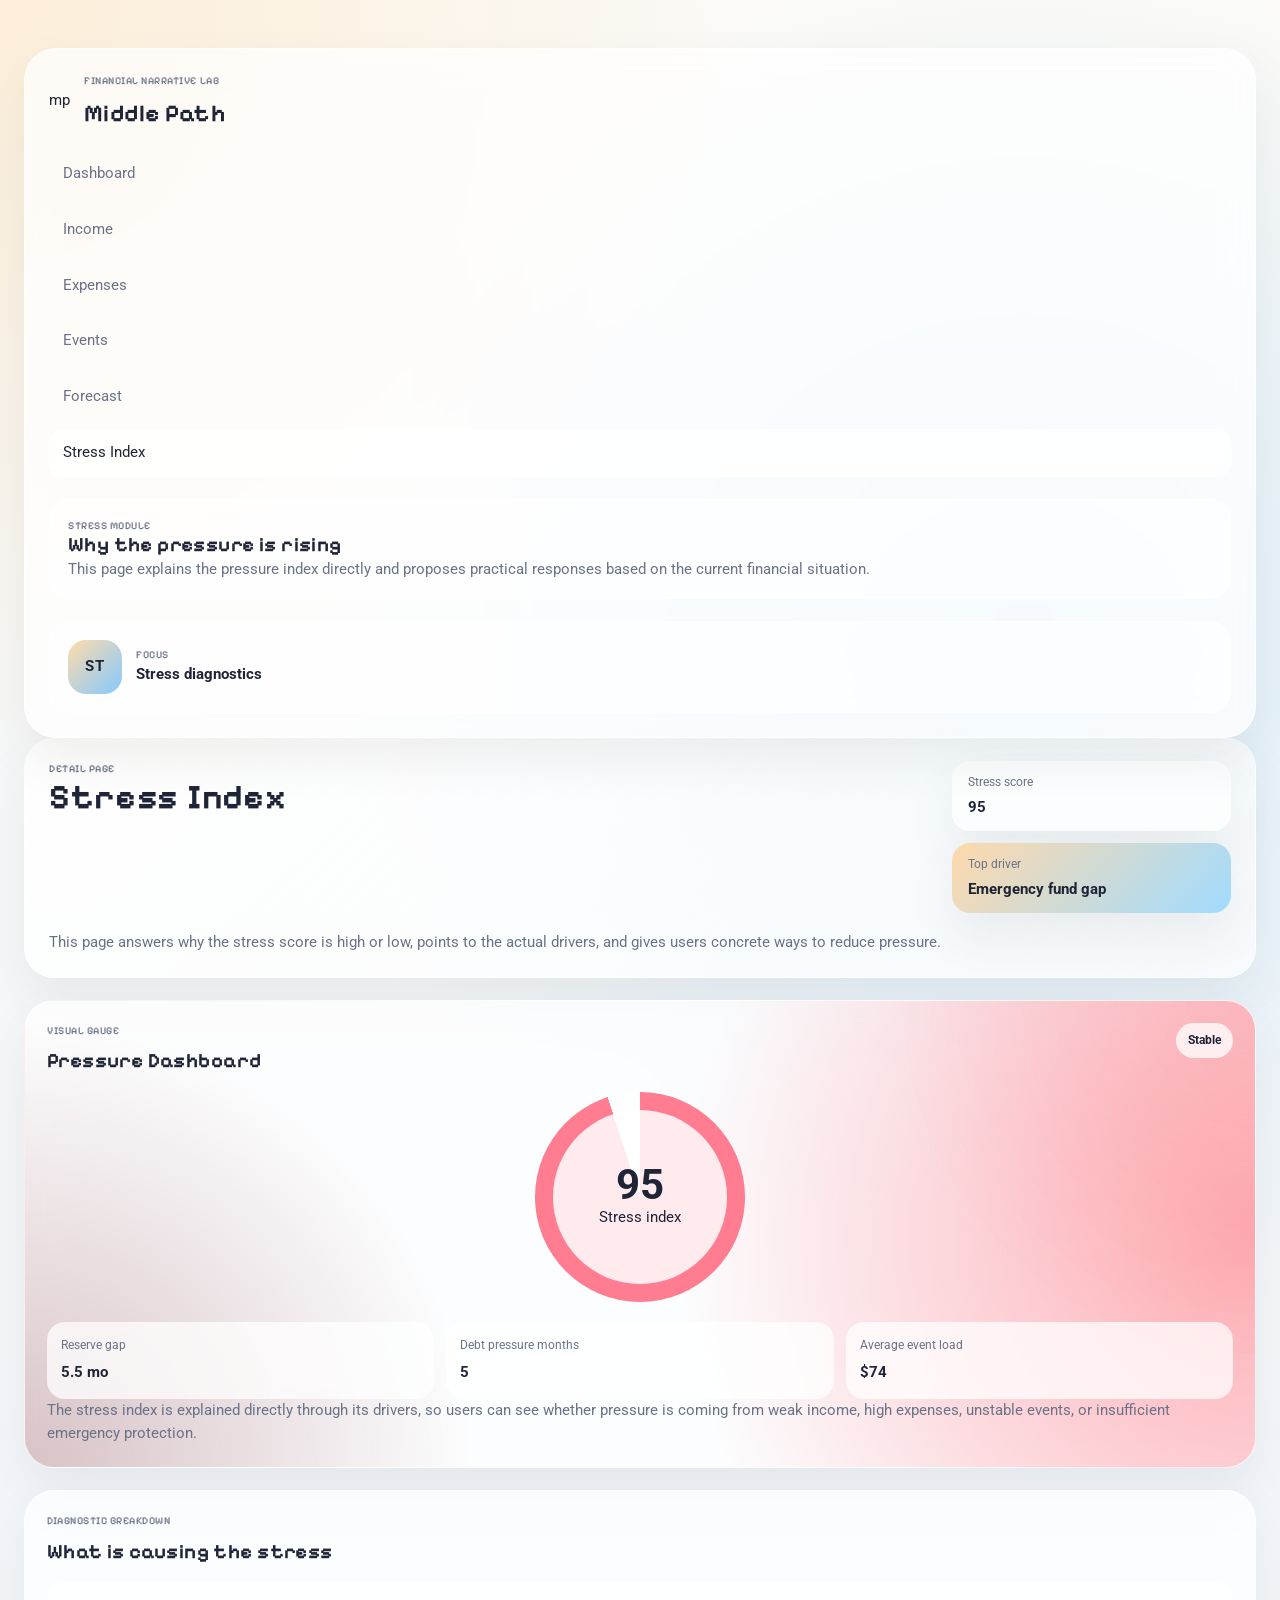
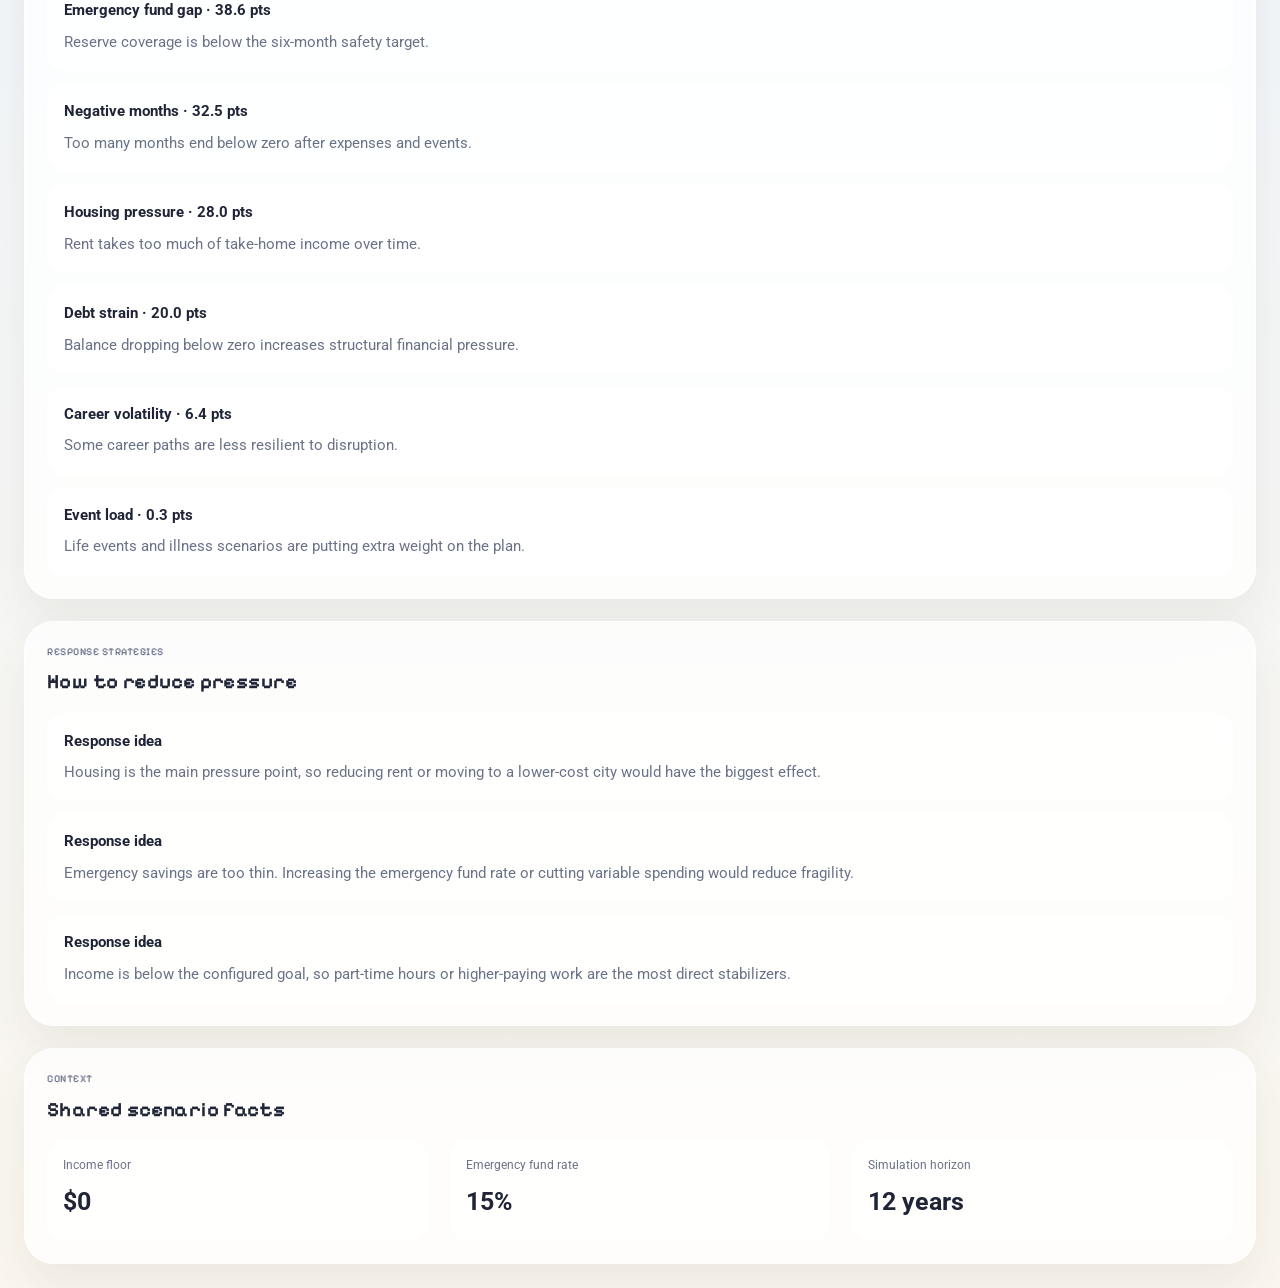
<file: stress.html>
<!DOCTYPE html>
<html lang="zh-CN">
  <head>
    <meta charset="UTF-8" />
    <meta name="viewport" content="width=device-width, initial-scale=1.0" />
    <title>Stress Index Analysis</title>
    <link rel="stylesheet" href="./src/styles.css" />
  </head>
  <body data-page="stress">
    <div class="app-shell">
      <aside class="sidebar">
        <div class="brand">
          <div class="brand-mark">mp</div>
          <div>
            <p class="eyebrow">financial narrative lab</p>
            <h1>Middle Path</h1>
          </div>
        </div>
        <nav class="sidebar-nav">
          <a class="nav-link" data-page="dashboard" href="./index.html">Dashboard</a>
          <a class="nav-link" data-page="income" href="./income.html">Income</a>
          <a class="nav-link" data-page="expenses" href="./expenses.html">Expenses</a>
          <a class="nav-link" data-page="events" href="./events.html">Events</a>
          <a class="nav-link" data-page="forecast" href="./forecast.html">Forecast</a>
          <a class="nav-link" data-page="stress" href="./stress.html">Stress Index</a>
        </nav>
        <div class="sidebar-card">
          <p class="eyebrow">stress module</p>
          <h2>Why the pressure is rising</h2>
          <p>This page explains the pressure index directly and proposes practical responses based on the current financial situation.</p>
        </div>
        <div class="profile-card">
          <div class="profile-avatar">ST</div>
          <div>
            <p class="eyebrow">focus</p>
            <strong>Stress diagnostics</strong>
          </div>
        </div>
      </aside>

      <main class="main-content">
        <header class="page-header">
          <div class="header-row">
            <div>
              <p class="eyebrow">detail page</p>
              <h2 id="pageTitle">Stress Index</h2>
            </div>
            <div class="chip-row">
              <div class="meta-chip">
                <span class="meta-label">Stress score</span>
                <strong id="stressScorePage">0</strong>
              </div>
              <div class="meta-chip highlight">
                <span class="meta-label">Top driver</span>
                <strong id="stressTopDriver">-</strong>
              </div>
            </div>
          </div>
          <p class="helper-copy">This page answers why the stress score is high or low, points to the actual drivers, and gives users concrete ways to reduce pressure.</p>
        </header>

        <section class="hero-grid">
          <article id="pressurePanel" class="score-panel">
            <div class="panel-head">
              <div>
                <p class="eyebrow">visual gauge</p>
                <h3>Pressure Dashboard</h3>
              </div>
              <span id="scenarioBadge" class="status-badge">Stable</span>
            </div>
            <div id="scoreRing" class="score-ring">
              <div class="score-ring-inner">
                <div>
                  <strong id="stressScore">0</strong>
                  <span>Stress index</span>
                </div>
              </div>
            </div>
            <div class="score-bars">
              <div>
                <span>Reserve gap</span>
                <strong id="stressReserveGap">0 mo</strong>
              </div>
              <div>
                <span>Debt pressure months</span>
                <strong id="stressDebtMonths">0</strong>
              </div>
              <div>
                <span>Average event load</span>
                <strong id="stressEventLoad">$0</strong>
              </div>
            </div>
            <p id="stressNarrative" class="story-copy"></p>
          </article>

          <article class="panel">
            <div class="panel-head">
              <div>
                <p class="eyebrow">diagnostic breakdown</p>
                <h3>What is causing the stress</h3>
              </div>
            </div>
            <div id="stressReasonList" class="analysis-list"></div>
          </article>
        </section>

        <section class="page-grid">
          <article class="panel">
            <div class="panel-head">
              <div>
                <p class="eyebrow">response strategies</p>
                <h3>How to reduce pressure</h3>
              </div>
            </div>
            <div id="stressStrategyList" class="analysis-list"></div>
          </article>

          <article class="panel">
            <div class="panel-head">
              <div>
                <p class="eyebrow">context</p>
                <h3>Shared scenario facts</h3>
              </div>
            </div>
            <div class="metrics-grid">
              <div class="metric-card">
                <span>Income floor</span>
                <strong id="salaryFloor">$0</strong>
              </div>
              <div class="metric-card">
                <span>Emergency fund rate</span>
                <strong id="emergencyRateValue">0%</strong>
              </div>
              <div class="metric-card">
                <span>Simulation horizon</span>
                <strong id="metaYears">12 years</strong>
              </div>
            </div>
          </article>
        </section>
      </main>
    </div>

    <script src="./src/site.js"></script>
  </body>
</html>
</file>
<file: src/styles.css>
@import url('https://fonts.googleapis.com/css2?family=Pixelify+Sans:wght@400;700&family=Roboto:wght@300;400;500;700&display=swap');

:root {
  color-scheme: light;
  --heading-font: "Pixelify Sans", "Roboto", sans-serif;
  --body-font: "Roboto", "Segoe UI", sans-serif;
  --vector-cat-color: #f4c760;
  --ui-radius: 16px;
  --bg: #f5f3ed;
  --surface: rgba(255, 255, 255, 0.72);
  --surface-strong: rgba(255, 255, 255, 0.9);
  --surface-soft: rgba(255, 255, 255, 0.54);
  --line: rgba(36, 44, 68, 0.08);
  --text: #1f2437;
  --muted: #6a7288;
  --accent: #1d7dfa;
  --mint: #77d2b4;
  --sun: #ffd17c;
  --coral: #ff9a7a;
  --rose: #ff6b6b;
  --shadow: 0 22px 48px rgba(65, 60, 46, 0.08);
  --radius-xl: 30px;
  --radius-lg: 22px;
  --radius-md: 16px;
  --panel-cool: rgba(148, 209, 255, 0.5);
  --panel-warm: rgba(255, 209, 130, 0.52);
  --panel-hot: rgba(255, 117, 117, 0.12);
  --stress-accent: #2185ff;
  --stress-accent-soft: #a7d2ff;
  --line-height-tight: 1.2;
  --line-height-body: 1.58;
}

* {
  box-sizing: border-box;
}

html,
body {
  margin: 0;
  min-height: 100%;
  font-family: var(--body-font);
  font-size: 15px;
  color: var(--text);
  background:
    radial-gradient(circle at top left, rgba(255, 215, 160, 0.35), transparent 24%),
    radial-gradient(circle at 80% 22%, rgba(151, 211, 255, 0.28), transparent 28%),
    linear-gradient(180deg, #fbfaf7 0%, #f2f6fa 52%, #fbf7ef 100%);
}

body {
  overflow-x: hidden;
  line-height: var(--line-height-body);
  font-weight: 400;
}

h1,
h2,
h3,
h4 {
  font-family: var(--heading-font);
  font-weight: 700;
  letter-spacing: 0.02em;
  line-height: var(--line-height-tight);
}

p,
span,
label,
input,
select,
button,
small {
  font-family: "Roboto", "Segoe UI", sans-serif;
}

p,
span,
label {
  font-weight: 400;
  letter-spacing: normal;
  line-height: var(--line-height-body);
}

strong {
  font-family: var(--body-font);
  font-weight: 700;
  font-variant-numeric: tabular-nums;
}

small,
.eyebrow {
  font-family: var(--heading-font);
  font-weight: 500;
  text-transform: uppercase;
  letter-spacing: 0.05em;
}

a {
  color: inherit;
  text-decoration: none;
}

.app-shell {
  display: grid;
  grid-template-columns: 280px minmax(0, 1fr);
  gap: 24px;
  padding: 24px;
}

.sidebar,
.panel,
.score-panel,
.stat-card,
.chart-card {
  background: var(--surface);
  border: 1px solid rgba(255, 255, 255, 0.74);
  box-shadow: var(--shadow);
  backdrop-filter: blur(16px);
}

.sidebar {
  display: flex;
  flex-direction: column;
  gap: 22px;
  padding: 24px;
  border-radius: 32px;
  min-height: calc(100vh - 48px);
  position: sticky;
  top: 24px;
}

.brand {
  display: flex;
  gap: 14px;
  align-items: center;
}

.profile-avatar {
  width: 54px;
  height: 54px;
  display: grid;
  place-items: center;
  border-radius: 18px;
  background: linear-gradient(135deg, rgba(255, 218, 164, 0.95), rgba(125, 197, 255, 0.95));
  font-weight: 700;
  letter-spacing: 0.04em;
}

.eyebrow {
  margin: 0 0 10px;
  color: var(--muted);
  font-size: 0.7rem;
}

.brand h1,
.page-header h2,
.panel-head h3,
.sidebar-card h2 {
  margin: 0;
  font-weight: 650;
}

.brand h1 {
  font-size: clamp(1.25rem, 2vw, 1.6rem);
}

.page-header h2 {
  font-size: clamp(1.75rem, 3vw, 2.3rem);
}

.panel-head h3,
.sidebar-card h2 {
  font-size: clamp(1.05rem, 2vw, 1.35rem);
}

.sidebar-nav {
  display: grid;
  gap: 8px;
}

.nav-link {
  padding: 12px 14px;
  border-radius: 14px;
  color: var(--muted);
  transition: 180ms ease;
}

.nav-link.active,
.nav-link:hover {
  background: rgba(255, 255, 255, 0.78);
  color: var(--text);
}

.sidebar-card,
.profile-card {
  padding: 18px;
  border-radius: 22px;
  background: var(--surface-soft);
  border: 1px solid rgba(255, 255, 255, 0.78);
}

.sidebar-card p,
.profile-card p {
  margin: 0;
  line-height: 1.5;
  color: var(--muted);
}

.profile-card {
  display: flex;
  gap: 14px;
  align-items: center;
  margin-top: auto;
}

.main-content {
  display: grid;
  gap: 22px;
  min-width: 0;
}

.page-header {
  display: grid;
  gap: 18px;
  padding: 22px 24px;
  border-radius: var(--radius-xl);
  background: linear-gradient(135deg, rgba(255, 255, 255, 0.84), rgba(255, 255, 255, 0.62));
  border: 1px solid rgba(255, 255, 255, 0.74);
  box-shadow: var(--shadow);
}

.header-row {
  display: flex;
  justify-content: space-between;
  gap: 18px;
  align-items: flex-start;
}

.header-row p,
.helper-copy,
.story-copy,
.analysis-item p,
.detail-copy {
  margin: 0;
  color: var(--muted);
  line-height: 1.55;
}

.chip-row,
.topbar-meta {
  display: flex;
  gap: 12px;
  flex-wrap: wrap;
}

.meta-chip {
  padding: 12px 16px;
  min-width: 0;
  flex: 1 1 180px;
  border-radius: 18px;
  background: rgba(255, 255, 255, 0.72);
  box-shadow: var(--shadow);
}

.meta-chip.highlight {
  background: linear-gradient(135deg, rgba(255, 216, 168, 0.96), rgba(157, 218, 255, 0.96));
}

.meta-label {
  display: block;
  margin-bottom: 4px;
  font-size: 0.78rem;
  color: var(--muted);
}

.hero-grid,
.dashboard-grid,
.page-grid,
.chart-grid,
.stats-grid,
.metrics-grid,
.detail-grid {
  display: grid;
  gap: 22px;
}

.hero-grid {
  grid-template-columns: minmax(0, 1.25fr) minmax(320px, 0.75fr);
}

.dashboard-grid,
.page-grid {
  grid-template-columns: minmax(0, 1.1fr) minmax(320px, 0.9fr);
}

.chart-grid {
  grid-template-columns: minmax(0, 1.35fr) minmax(320px, 0.65fr);
  align-items: start;
}

.stats-grid {
  grid-template-columns: repeat(4, minmax(0, 1fr));
}

.metrics-grid,
.detail-grid {
  grid-template-columns: repeat(3, minmax(0, 1fr));
}

.panel,
.score-panel,
.stat-card,
.chart-card {
  padding: 22px;
  border-radius: var(--radius-xl);
  min-width: 0;
  overflow: hidden;
}

.panel-head {
  display: flex;
  align-items: flex-start;
  justify-content: space-between;
  gap: 16px;
  margin-bottom: 18px;
}

.form-grid {
  display: grid;
  grid-template-columns: repeat(2, minmax(0, 1fr));
  gap: 16px;
}

.field {
  display: grid;
  gap: 10px;
  font-size: 0.92rem;
  color: var(--muted);
}

.field span {
  font-weight: 600;
  color: var(--text);
  overflow-wrap: anywhere;
}

.field-full {
  grid-column: 1 / -1;
}

select,
input[type="number"] {
  width: 100%;
  padding: 12px 14px;
  border-radius: 14px;
  border: 1px solid var(--line);
  background: var(--surface-strong);
  color: var(--text);
  font: inherit;
}

input[type="range"] {
  width: 100%;
  accent-color: var(--accent);
}

.range-wrap {
  display: grid;
  grid-template-columns: minmax(0, 1fr) auto;
  gap: 12px;
  align-items: center;
  padding: 12px 14px;
  border-radius: 16px;
  border: 1px solid var(--line);
  background: var(--surface-strong);
}

.checkbox-row {
  display: flex;
  gap: 10px;
  align-items: center;
}

.checkbox-row input {
  width: 20px;
  height: 20px;
}

.primary-button,
.ghost-button {
  border: 0;
  font: inherit;
  cursor: pointer;
}

.primary-button {
  padding: 12px 16px;
  border-radius: 999px;
  background: linear-gradient(135deg, #1d7dfa, #6bc2ff);
  color: white;
  font-weight: 700;
  box-shadow: 0 16px 24px rgba(29, 125, 250, 0.22);
}

.ghost-button {
  padding: 10px 14px;
  border-radius: 999px;
  background: rgba(255, 255, 255, 0.76);
  color: var(--text);
}

.score-panel {
  background:
    radial-gradient(circle at top right, var(--panel-warm), transparent 28%),
    radial-gradient(circle at bottom left, var(--panel-cool), transparent 34%),
    radial-gradient(circle at center right, var(--panel-hot), transparent 46%),
    rgba(255, 255, 255, 0.72);
  transition: background 220ms ease;
}

.status-badge,
.mini-tag {
  padding: 8px 12px;
  border-radius: 999px;
  background: rgba(255, 255, 255, 0.76);
  font-size: 0.82rem;
  font-weight: 700;
}

.score-ring {
  width: clamp(168px, 22vw, 210px);
  height: clamp(168px, 22vw, 210px);
  margin: 8px auto 20px;
  padding: 18px;
  border-radius: 50%;
  display: grid;
  place-items: center;
  background: conic-gradient(var(--stress-accent) 0deg, var(--stress-accent-soft) 140deg, rgba(255, 255, 255, 0.45) 140deg);
}

.score-ring-inner {
  width: 100%;
  height: 100%;
  border-radius: 50%;
  background: rgba(255, 255, 255, 0.84);
  display: grid;
  place-items: center;
  text-align: center;
}

.score-ring-inner strong {
  display: block;
  font-size: clamp(2.1rem, 4vw, 2.8rem);
  line-height: 1;
}

.stat-card strong,
.metric-card strong {
  display: block;
  font-size: clamp(1.2rem, 2.3vw, 1.65rem);
  margin-bottom: 4px;
  word-break: break-word;
}

.metric-card,
.detail-card {
  padding: 16px;
  border-radius: 18px;
  background: rgba(255, 255, 255, 0.72);
  min-width: 0;
}

.metric-card span,
.detail-card span,
.stat-card span {
  display: block;
  margin-bottom: 6px;
  color: var(--muted);
  font-size: 0.82rem;
}

.analysis-list,
.suggestion-list,
.event-list,
.breakdown-grid {
  display: grid;
  gap: 12px;
}

.breakdown-grid {
  grid-template-columns: repeat(2, minmax(0, 1fr));
}

.analysis-item,
.suggestion-item,
.event-item {
  padding: 16px;
  border-radius: 18px;
  background: rgba(255, 255, 255, 0.72);
  border: 1px solid rgba(255, 255, 255, 0.78);
  min-width: 0;
}

.analysis-item strong,
.suggestion-item strong,
.event-item strong {
  display: block;
  margin-bottom: 8px;
}

.event-top,
.suggestion-top {
  display: flex;
  justify-content: space-between;
  gap: 12px;
  align-items: center;
}

.remove-button {
  margin-top: 10px;
  border: 0;
  border-radius: 999px;
  padding: 8px 10px;
  background: rgba(255, 152, 122, 0.18);
  color: #a95137;
  cursor: pointer;
}

.suggestion-score {
  padding: 6px 10px;
  border-radius: 999px;
  background: rgba(119, 210, 180, 0.18);
  color: #256751;
  font-size: 0.78rem;
  font-weight: 700;
}

.recommend-footer {
  display: grid;
  grid-template-columns: repeat(2, minmax(0, 1fr));
  gap: 12px;
  margin-top: 18px;
}

.recommend-footer > div,
.score-bars > div,
.timeline-metrics > div {
  padding: 14px;
  border-radius: 18px;
  background: rgba(255, 255, 255, 0.72);
}

.score-bars,
.timeline-metrics {
  display: grid;
  grid-template-columns: repeat(3, minmax(0, 1fr));
  gap: 12px;
}

.score-bars span,
.timeline-metrics span {
  display: block;
  margin-bottom: 6px;
  color: var(--muted);
  font-size: 0.82rem;
}

.chart-card canvas {
  width: 100%;
  max-width: 100%;
  display: block;
  border-radius: 22px;
  background: linear-gradient(180deg, rgba(255, 255, 255, 0.64), rgba(247, 248, 250, 0.94));
}

#curveChart {
  height: clamp(220px, 30vw, 300px);
}

#flowChart {
  height: clamp(220px, 28vw, 260px);
}

.chart-large {
  grid-row: span 2;
}

.page-columns {
  display: grid;
  grid-template-columns: minmax(0, 1.25fr) minmax(320px, 0.75fr);
  gap: 22px;
  align-items: start;
}

.compact-list {
  display: grid;
  gap: 12px;
}

.parttime-row {
  display: grid;
  grid-template-columns: minmax(0, 1fr) 150px auto;
  gap: 12px;
  align-items: end;
  padding: 14px;
  border-radius: 18px;
  background: rgba(255, 255, 255, 0.72);
  border: 1px solid rgba(255, 255, 255, 0.78);
}

.forecast-row-grid {
  display: grid;
  grid-template-columns: repeat(2, minmax(0, 1fr));
  gap: 12px;
  margin: 14px 0;
}

.score-bars > div,
.timeline-metrics > div,
.recommend-footer > div {
  min-width: 0;
}

.helper-copy,
.story-copy,
.analysis-item p,
.detail-copy,
.meta-label,
.metric-card span,
.score-bars span,
.timeline-metrics span {
  overflow-wrap: anywhere;
}

@media (max-width: 1280px) {
  .app-shell,
  .hero-grid,
  .dashboard-grid,
  .page-grid,
  .chart-grid,
  .page-columns {
    grid-template-columns: 1fr;
  }

  .sidebar {
    position: relative;
    min-height: auto;
  }

  .chart-large {
    grid-row: auto;
  }
}

@media (max-width: 860px) {
  .app-shell {
    padding: 16px;
  }

  .form-grid,
  .stats-grid,
  .metrics-grid,
  .detail-grid,
  .breakdown-grid,
  .score-bars,
  .timeline-metrics,
  .recommend-footer {
    grid-template-columns: 1fr;
  }

  .header-row {
    flex-direction: column;
  }

  .parttime-row {
    grid-template-columns: 1fr;
  }

  .forecast-row-grid {
    grid-template-columns: 1fr;
  }
}

@media (max-width: 640px) {
  body {
    font-size: 14px;
  }

  .page-header,
  .panel,
  .score-panel,
  .stat-card,
  .chart-card,
  .sidebar {
    padding: 18px;
  }

  .range-wrap {
    grid-template-columns: 1fr;
    gap: 8px;
  }

    .panel-head {
    flex-wrap: wrap;
  }
}

body[data-page="dashboard"] {
  color-scheme: dark;
  --bg: #080b13;
  --surface: rgba(12, 17, 29, 0.72);
  --surface-strong: rgba(18, 24, 40, 0.88);
  --surface-soft: rgba(255, 255, 255, 0.05);
  --line: rgba(189, 201, 255, 0.14);
  --text: #f7f8fd;
  --muted: #aab3ca;
  --accent: #97a2ff;
  --mint: #6ef0cb;
  --sun: #ffd974;
  --coral: #ff9a7a;
  --rose: #ff728f;
  --shadow: 0 26px 90px rgba(2, 8, 22, 0.42);
  --panel-cool: rgba(85, 233, 255, 0.34);
  --panel-warm: rgba(160, 255, 206, 0.2);
  --panel-hot: rgba(255, 66, 102, 0.32);
  --stress-accent: #97a2ff;
  --stress-accent-soft: #6ef0cb;
  --space-1: 10px;
  --space-2: 16px;
  --space-3: 20px;
  --space-4: 24px;
  --space-5: 28px;
  --line-height-tight: 1.08;
  --line-height-body: 1.52;
  background:
    radial-gradient(circle at 10% 12%, rgba(75, 214, 255, 0.26), transparent 24%),
    radial-gradient(circle at 84% 14%, rgba(122, 255, 211, 0.22), transparent 24%),
    linear-gradient(180deg, #041018 0%, #081726 44%, #0b1c2d 100%);
  transition: background 320ms ease, color 220ms ease;
}

body[data-page="dashboard"][data-stress-tier="high"] {
  --vector-cat-color: #ff7b86;
  background:
    radial-gradient(circle at 14% 15%, rgba(255, 70, 104, 0.38), transparent 22%),
    radial-gradient(circle at 84% 18%, rgba(149, 27, 49, 0.28), transparent 28%),
    linear-gradient(180deg, #170205 0%, #250408 42%, #36070d 100%);
}

body[data-page="dashboard"][data-stress-tier="low"] {
  --vector-cat-color: #6ef0cb;
  background:
    radial-gradient(circle at 14% 12%, rgba(95, 232, 255, 0.3), transparent 24%),
    radial-gradient(circle at 84% 16%, rgba(122, 255, 197, 0.24), transparent 24%),
    linear-gradient(180deg, #03161b 0%, #062029 42%, #0a2f35 100%);
}

body[data-page="dashboard"][data-stress-tier="medium"] {
  --vector-cat-color: #ffd17c;
}

body[data-page="dashboard"] .minimal-shell {
  min-height: 100vh;
  padding: var(--space-4);
}

body[data-page="dashboard"] .progress-header,
body[data-page="dashboard"] .screen-card,
body[data-page="dashboard"] .accordion-item,
body[data-page="dashboard"] .module-card,
body[data-page="dashboard"] .summary-chip,
body[data-page="dashboard"] .metric-card,
body[data-page="dashboard"] .status-badge,
body[data-page="dashboard"] .mini-tag,
body[data-page="dashboard"] .analysis-item,
body[data-page="dashboard"] .suggestion-item,
body[data-page="dashboard"] .event-item,
body[data-page="dashboard"] .parttime-row {
  background:
    linear-gradient(180deg, rgba(255, 255, 255, 0.08), rgba(255, 255, 255, 0.03)),
    rgba(12, 17, 29, 0.74);
  border: 1px solid rgba(189, 201, 255, 0.12);
  box-shadow: var(--shadow);
  backdrop-filter: blur(24px);
}

body[data-page="dashboard"] .progress-header {
  position: sticky;
  top: 16px;
  z-index: 50;
  display: flex;
  align-items: center;
  justify-content: space-between;
  gap: var(--space-4);
  max-width: 1360px;
  margin: 0 auto var(--space-4);
  padding: var(--space-2) 18px;
  border-radius: var(--ui-radius);
}

body[data-page="dashboard"] .brand-inline {
  display: flex;
  align-items: center;
  gap: var(--space-2);
  flex: 1 1 430px;
  min-width: 360px;
}

body[data-page="dashboard"] .brand-inline > div {
  width: 100%;
  min-width: 340px;
}

body[data-page="dashboard"] .brand-inline h1 {
  font-family: var(--heading-font);
  color: var(--text);
  margin: 0;
  line-height: var(--line-height-tight);
  letter-spacing: 0.02em;
  font-size: clamp(1.55rem, 2.8vw, 2.35rem);
  white-space: nowrap;
}

body[data-page="dashboard"] .progress-pills,
body[data-page="dashboard"] .action-row {
  display: flex;
  flex-wrap: wrap;
  gap: var(--space-1);
}

body[data-page="dashboard"] .progress-pills {
  flex: 1 1 700px;
  justify-content: flex-end;
}

body[data-page="dashboard"] .stage-pill,
body[data-page="dashboard"] .vibe-ghost {
  border: 1px solid rgba(189, 201, 255, 0.16);
  background: rgba(255, 255, 255, 0.05);
  color: var(--text);
  border-radius: 999px;
  padding: 10px 14px;
  font: inherit;
  cursor: pointer;
  transition: transform 180ms ease, background 180ms ease, border-color 180ms ease, box-shadow 180ms ease;
}

body[data-page="dashboard"] .stage-pill.active,
body[data-page="dashboard"] .stage-pill:hover,
body[data-page="dashboard"] .vibe-ghost:hover {
  background: rgba(151, 162, 255, 0.18);
  border-color: rgba(151, 162, 255, 0.42);
  box-shadow: 0 16px 28px rgba(15, 22, 38, 0.18);
  transform: translateY(-1px);
}

body[data-page="dashboard"] .vibe-button {
  background: linear-gradient(135deg, #97a2ff, #6ef0cb);
  color: #09111f;
  box-shadow: 0 18px 36px rgba(122, 151, 255, 0.3);
}

body[data-page="dashboard"] .spa-stage-shell {
  max-width: 1360px;
  margin: 0 auto;
}

body[data-page="dashboard"] .stage-screen {
  display: none;
  animation: dashboard-fade 300ms ease;
}

body[data-page="dashboard"] .stage-screen.is-active {
  display: block;
}

@keyframes dashboard-fade {
  from {
    opacity: 0;
    transform: translateY(18px);
  }
  to {
    opacity: 1;
    transform: translateY(0);
  }
}

body[data-page="dashboard"] .screen-card {
  position: relative;
  overflow: hidden;
  padding: var(--space-5);
  border-radius: var(--ui-radius);
}

body[data-page="dashboard"] .profile-screen .screen-card,
body[data-page="dashboard"] .basics-screen .screen-card,
body[data-page="dashboard"] .summary-screen .screen-card,
body[data-page="dashboard"] .report-screen .screen-card {
  max-width: 1240px;
  margin: 0 auto;
}

body[data-page="dashboard"] .profile-card-screen {
  min-height: min(72vh, 720px);
  display: grid;
  align-content: center;
  gap: var(--space-4);
}

body[data-page="dashboard"] .screen-copy {
  display: grid;
  gap: calc(var(--space-1) + 6px);
  max-width: 640px;
  margin-bottom: var(--space-1);
}

body[data-page="dashboard"] .profile-copy {
  max-width: none;
}

body[data-page="dashboard"] .profile-heading-row {
  display: flex;
  align-items: center;
  justify-content: space-between;
  gap: var(--space-3);
}

body[data-page="dashboard"] .profile-heading-row > div:first-child {
  min-width: 0;
}

body[data-page="dashboard"] .profile-avatar-frame {
  width: fit-content;
  height: fit-content;
  border-radius: 18px;
  overflow: visible;
  flex-shrink: 0;
  display: grid;
  place-items: center;
  background: transparent;
  border: none;
  box-shadow: none;
}

body[data-page="dashboard"] .profile-avatar-image {
  width: auto;
  height: auto;
  max-width: 156px;
  max-height: 156px;
  display: block;
}

body[data-page="dashboard"] .frame-cat-image {
  object-fit: contain;
  object-position: center;
  transform: none;
}

body[data-page="dashboard"] .vector-cat {
  display: block;
  width: 100%;
  height: 100%;
  background-color: var(--vector-cat-color);
  -webkit-mask-image: var(--vector-cat-mask);
  mask-image: var(--vector-cat-mask);
  -webkit-mask-repeat: no-repeat;
  mask-repeat: no-repeat;
  -webkit-mask-position: center;
  mask-position: center;
  -webkit-mask-size: contain;
  mask-size: contain;
  filter: drop-shadow(0 10px 18px rgba(5, 10, 18, 0.12));
}

body[data-page="dashboard"] .vector-cat-1 { --vector-cat-mask: url("./assets/vector-cat-1.png"); }
body[data-page="dashboard"] .vector-cat-2 { --vector-cat-mask: url("./assets/vector-cat-2.png"); }
body[data-page="dashboard"] .vector-cat-3 { --vector-cat-mask: url("./assets/vector-cat-3.png"); }
body[data-page="dashboard"] .vector-cat-4 { --vector-cat-mask: url("./assets/vector-cat-4.png"); }
body[data-page="dashboard"] .vector-cat-5 { --vector-cat-mask: url("./assets/vector-cat-5.png"); }
body[data-page="dashboard"] .vector-cat-6 { --vector-cat-mask: url("./assets/vector-cat-6.png"); }

body[data-page="dashboard"] .profile-screen .profile-avatar-frame {
  width: fit-content;
  height: fit-content;
}

body[data-page="dashboard"] .profile-screen .profile-avatar-image {
  object-fit: contain;
  object-position: center;
  max-width: 268px;
  max-height: 268px;
}

body[data-page="dashboard"] .screen-copy h2,
body[data-page="dashboard"] .stress-room-head h2 {
  margin: 0;
  color: var(--text);
  font-family: var(--heading-font);
  font-size: clamp(2rem, 5vw, 3.4rem);
  line-height: var(--line-height-tight);
  letter-spacing: 0.02em;
}

body[data-page="dashboard"] #basicsStage h2 .user-name-display,
body[data-page="dashboard"] .basics-screen h2 .user-name-display {
  color: #7dd3fc;
  font-family: inherit;
  font-weight: inherit;
  letter-spacing: inherit;
}

body[data-page="dashboard"] .helper-copy,
body[data-page="dashboard"] .story-copy,
body[data-page="dashboard"] .summary-copy,
body[data-page="dashboard"] .accordion-meta {
  color: var(--muted);
  line-height: var(--line-height-body);
  text-transform: none;
}

body[data-page="dashboard"] .field {
  color: var(--muted);
}

body[data-page="dashboard"] .field span,
body[data-page="dashboard"] .summary-chip span,
body[data-page="dashboard"] .metric-card span,
body[data-page="dashboard"] .timeline-metrics span {
  color: var(--text);
  font-family: var(--heading-font);
  font-weight: 700;
  letter-spacing: 0.02em;
  white-space: nowrap;
  overflow-wrap: normal;
  word-break: keep-all;
}

body[data-page="dashboard"] .label-with-info {
  display: inline-flex;
  align-items: center;
  gap: 6px;
  flex-wrap: wrap;
}

body[data-page="dashboard"] .info-icon {
  appearance: none;
  -webkit-appearance: none;
  display: inline-grid;
  place-items: center;
  width: 18px;
  height: 18px;
  margin-left: 0;
  padding: 0;
  border-radius: 999px;
  border: 1px solid rgba(189, 201, 255, 0.22);
  background: rgba(255, 255, 255, 0.08);
  color: var(--text);
  font-size: 0.7rem;
  line-height: 1;
  text-decoration: none;
  vertical-align: middle;
  cursor: pointer;
  transition: background 180ms ease, border-color 180ms ease, transform 180ms ease;
}

body[data-page="dashboard"] .info-icon:hover,
body[data-page="dashboard"] .info-icon:focus-visible {
  background: rgba(151, 162, 255, 0.18);
  border-color: rgba(151, 162, 255, 0.48);
  outline: none;
  transform: translateY(-1px);
}

body[data-page="dashboard"] h3 .info-icon,
body[data-page="dashboard"] h4 .info-icon {
  transform: translateY(-1px);
}

body[data-page="dashboard"] select,
body[data-page="dashboard"] input[type="number"],
body[data-page="dashboard"] input[type="text"],
body[data-page="dashboard"] textarea,
body[data-page="dashboard"] .range-wrap {
  border-color: rgba(189, 201, 255, 0.14);
  background: rgba(255, 255, 255, 0.05);
  color: var(--text);
  border-radius: var(--ui-radius);
}

body[data-page="dashboard"] #profileNameInput,
body[data-page="dashboard"] #profileAgeInput {
  height: 48px;
  min-height: 48px;
  padding-top: 0;
  padding-bottom: 0;
  padding-left: 14px;
  padding-right: 14px;
  line-height: 48px;
}

body[data-page="dashboard"] select::placeholder,
body[data-page="dashboard"] input[type="number"]::placeholder,
body[data-page="dashboard"] input[type="text"]::placeholder {
  color: rgba(247, 248, 253, 0.45);
}

body[data-page="dashboard"] input[type="range"] {
  accent-color: #6ef0cb;
}

body[data-page="dashboard"] .profile-grid,
body[data-page="dashboard"] .essentials-grid,
body[data-page="dashboard"] .compact-grid,
body[data-page="dashboard"] .module-grid {
  display: grid;
  gap: var(--space-2);
}

body[data-page="dashboard"] .profile-grid,
body[data-page="dashboard"] .essentials-grid,
body[data-page="dashboard"] .compact-grid {
  grid-template-columns: repeat(2, minmax(0, 1fr));
}

body[data-page="dashboard"] .module-grid {
  grid-template-columns: repeat(2, minmax(0, 1fr));
}

body[data-page="dashboard"] .hero-field {
  gap: var(--space-1);
}

body[data-page="dashboard"] .quality-life-grid {
  display: grid;
  grid-template-columns: minmax(280px, 320px) minmax(0, 1fr);
  gap: var(--space-3);
  align-items: start;
  overflow: auto;
}

body[data-page="dashboard"] .quality-life-control {
  display: grid;
  align-content: start;
  gap: var(--space-2);
  width: min(100%, 320px);
  min-width: 280px;
  max-width: 320px;
  flex-shrink: 0;
  justify-self: start;
}

body[data-page="dashboard"] .quality-select-field {
  display: grid;
  gap: var(--space-1);
  width: 100%;
}

body[data-page="dashboard"] .quality-select-field select {
  width: 100%;
  min-height: 52px;
}

body[data-page="dashboard"] .quality-definition-card {
  display: grid;
  gap: 6px;
  padding: 14px 16px;
  border-radius: 18px;
  border: 1px solid rgba(189, 201, 255, 0.12);
  background: rgba(255, 255, 255, 0.05);
  width: 100%;
  max-width: 320px;
  flex-shrink: 0;
}

body[data-page="dashboard"] .quality-definition-card strong,
body[data-page="dashboard"] .quality-definition-card p {
  color: var(--text);
}

body[data-page="dashboard"] .quality-definition-card p {
  margin: 0;
  color: var(--muted);
  line-height: var(--line-height-body);
  font-size: 0.92rem;
}

body[data-page="dashboard"] .k401-plan-card,
body[data-page="dashboard"] .purchase-card {
  display: grid;
  gap: 14px;
  padding: 18px;
  border-radius: var(--ui-radius);
  border: 1px solid rgba(189, 201, 255, 0.12);
  background: rgba(255, 255, 255, 0.05);
}

body[data-page="dashboard"] .k401-stat-grid {
  display: grid;
  gap: 12px;
  grid-template-columns: repeat(3, minmax(0, 1fr));
  align-items: stretch;
}

body[data-page="dashboard"] .k401-stat-grid .summary-chip {
  min-width: 0;
  display: grid;
  align-content: start;
  gap: 8px;
}

body[data-page="dashboard"] .k401-stat-grid .summary-chip span {
  font-size: 0.75rem;
  line-height: 1.35;
  white-space: normal;
  overflow-wrap: anywhere;
  word-break: break-word;
}

body[data-page="dashboard"] .k401-stat-grid .summary-chip strong {
  font-size: clamp(0.95rem, 1.4vw, 1.1rem);
  line-height: 1.2;
  white-space: normal;
  overflow-wrap: anywhere;
}

body[data-page="dashboard"] .compact-panel-head {
  align-items: center;
}

body[data-page="dashboard"] .compact-panel-head h4 {
  margin: 6px 0 0;
  color: var(--text);
  font-family: var(--heading-font);
  font-size: 1rem;
  letter-spacing: 0.02em;
}

body[data-page="dashboard"] .purchase-fields {
  display: grid;
  gap: 12px;
}

body[data-page="dashboard"] .purchase-summary {
  display: grid;
  gap: 12px;
}

body[data-page="dashboard"] .purchase-card {
  width: 100%;
  max-width: 320px;
  min-width: 0;
  flex-shrink: 0;
  justify-self: start;
}

body[data-page="dashboard"] .quality-life-control .field span,
body[data-page="dashboard"] .quality-definition-card strong,
body[data-page="dashboard"] .quality-definition-card p,
body[data-page="dashboard"] .purchase-card span,
body[data-page="dashboard"] .purchase-card strong,
body[data-page="dashboard"] .purchase-card label,
body[data-page="dashboard"] .purchase-summary span,
body[data-page="dashboard"] .purchase-summary strong {
  white-space: normal;
  overflow-wrap: anywhere;
  word-break: break-word;
}

body[data-page="dashboard"] #addEventButton,
body[data-page="dashboard"] #addForecastButton {
  margin-top: 1.5rem;
}

body[data-page="dashboard"] #add401kChangeButton {
  margin-top: 1.5rem;
  margin-bottom: 1.5rem;
}

body[data-page="dashboard"] .purchase-summary > div {
  display: flex;
  align-items: center;
  justify-content: space-between;
  gap: 16px;
  padding: 12px 14px;
  border-radius: var(--ui-radius);
  background: rgba(255, 255, 255, 0.04);
  border: 1px solid rgba(189, 201, 255, 0.08);
}

body[data-page="dashboard"] .purchase-summary span,
body[data-page="dashboard"] .purchase-summary strong {
  color: var(--text);
  white-space: nowrap;
}

body[data-page="dashboard"] .range-wrap strong {
  white-space: nowrap;
  overflow-wrap: normal;
  word-break: keep-all;
}

body[data-page="dashboard"] .range-wrap strong {
  justify-self: end;
  text-align: right;
}

body[data-page="dashboard"] .expense-slider-stack {
  display: grid;
  gap: var(--space-2);
}

body[data-page="dashboard"] .locked-expense-row {
  display: grid;
  gap: 6px;
  padding: 16px 18px;
  border-radius: 18px;
  border: 1px solid rgba(189, 201, 255, 0.12);
  background: rgba(255, 255, 255, 0.05);
}

body[data-page="dashboard"] .locked-expense-row span,
body[data-page="dashboard"] .locked-expense-row strong {
  color: var(--text);
}

body[data-page="dashboard"] .locked-expense-row small {
  font-family: var(--body-font);
  font-weight: 400;
  letter-spacing: normal;
  color: var(--muted);
  line-height: var(--line-height-body);
  text-transform: none;
}

body[data-page="dashboard"] .is-hidden {
  display: none !important;
}

body[data-page="dashboard"] .wide-module-card {
  grid-column: 1 / -1;
}

body[data-page="dashboard"] .action-row {
  margin-top: var(--space-1);
}

body[data-page="dashboard"] .report-screen .action-row {
  max-width: 1360px;
  margin-inline: auto;
  justify-content: flex-start;
}

body[data-page="dashboard"] .mega-status {
  margin: 0;
  color: var(--text);
  font-family: var(--heading-font);
  font-size: clamp(2.9rem, 9vw, 6.2rem);
  line-height: 0.92;
  letter-spacing: 0.02em;
  font-weight: 700;
}

body[data-page="dashboard"] .summary-card {
  display: grid;
  gap: 24px;
  text-align: center;
  min-height: min(84vh, 980px);
  align-content: start;
}

body[data-page="dashboard"] .reality-card {
  position: relative;
  overflow: hidden;
  isolation: isolate;
  align-content: center;
  justify-items: center;
  padding-block: clamp(56px, 9vh, 112px);
}

body[data-page="dashboard"] .reality-card::before {
  content: "";
  position: absolute;
  inset: 0;
  z-index: 0;
  background-image: var(--reality-gif, url("https://i.kym-cdn.com/photos/images/newsfeed/002/681/863/ede.gif"));
  background-position: center;
  background-size: cover;
  background-repeat: no-repeat;
  opacity: 0.8;
  pointer-events: none;
}

body[data-page="dashboard"] .reality-card::after {
  content: "";
  position: absolute;
  inset: 0;
  z-index: 0;
  background:
    linear-gradient(180deg, rgba(12, 17, 29, 0.22), rgba(12, 17, 29, 0.34)),
    radial-gradient(circle at top right, rgba(255, 255, 255, 0.08), transparent 24%);
  pointer-events: none;
}

body[data-page="dashboard"] .reality-card > * {
  position: relative;
  z-index: 1;
}

body[data-page="dashboard"] .summary-copy {
  max-width: 760px;
  margin: 0 auto;
  font-size: clamp(1rem, 2.1vw, 1.2rem);
}

body[data-page="dashboard"] .summary-chip-row,
body[data-page="dashboard"] .stress-pill-row {
  display: grid;
  gap: 14px;
  grid-template-columns: repeat(auto-fit, minmax(150px, 1fr));
}

body[data-page="dashboard"] .reality-chip-row {
  grid-template-columns: repeat(5, minmax(0, 1fr));
}

body[data-page="dashboard"] .module-chips {
  grid-template-columns: repeat(3, minmax(0, 1fr));
}

body[data-page="dashboard"] .summary-chip,
body[data-page="dashboard"] .metric-card {
  padding: 16px;
  border-radius: var(--ui-radius);
  min-width: 0;
}

body[data-page="dashboard"] .summary-chip strong,
body[data-page="dashboard"] .metric-card strong,
body[data-page="dashboard"] .timeline-metrics strong {
  display: block;
  margin-top: 8px;
  color: var(--text);
  font-family: var(--body-font);
  font-weight: 700;
  font-size: clamp(1.05rem, 2vw, 1.42rem);
  overflow-wrap: anywhere;
}

body[data-page="dashboard"] .stress-room-card {
  position: relative;
  overflow: hidden;
  isolation: isolate;
  background: linear-gradient(180deg, rgba(7, 12, 22, 0.92), rgba(6, 10, 18, 0.9));
}

body[data-page="dashboard"] .stress-room-card::before {
  content: "";
  position: absolute;
  inset: 0;
  z-index: 0;
  background-image: var(--stress-room-gif, url("https://i.kym-cdn.com/photos/images/newsfeed/002/681/863/ede.gif"));
  background-position: center;
  background-size: cover;
  background-repeat: no-repeat;
  opacity: 0.65;
  pointer-events: none;
}

body[data-page="dashboard"] .stress-room-card::after {
  content: "";
  position: absolute;
  inset: 0;
  z-index: 0;
  background:
    radial-gradient(circle at 84% 16%, var(--panel-warm), transparent 22%),
    radial-gradient(circle at 18% 14%, var(--panel-cool), transparent 32%),
    radial-gradient(circle at 50% 96%, var(--panel-hot), transparent 42%),
    linear-gradient(180deg, rgba(7, 12, 22, 0.42), rgba(6, 10, 18, 0.54));
  pointer-events: none;
}

body[data-page="dashboard"] .stress-room-card > * {
  position: relative;
  z-index: 1;
}

body[data-page="dashboard"] .stress-room-head,
body[data-page="dashboard"] .chart-head,
body[data-page="dashboard"] .panel-head {
  display: flex;
  justify-content: space-between;
  gap: var(--space-2);
  align-items: flex-start;
}

body[data-page="dashboard"] .stress-room-head {
  margin-bottom: var(--space-2);
}

body[data-page="dashboard"] .stress-hero-layout {
  display: grid;
  grid-template-columns: minmax(0, 1.2fr) 260px;
  gap: var(--space-4);
  align-items: center;
  margin-bottom: var(--space-4);
}

body[data-page="dashboard"] .stress-copy-block {
  display: grid;
  gap: var(--space-1);
}

body[data-page="dashboard"] .stress-copy-block .summary-copy {
  margin: 0;
  text-align: left;
}

body[data-page="dashboard"] .stress-score-block {
  display: grid;
  place-items: center;
}

body[data-page="dashboard"] .score-ring {
  margin: 0 auto;
}

body[data-page="dashboard"] .score-ring-inner {
  background: rgba(10, 15, 30, 0.82);
  border: 1px solid rgba(189, 201, 255, 0.14);
}

body[data-page="dashboard"] .score-ring-inner strong,
body[data-page="dashboard"] .score-ring-inner span {
  color: var(--text);
}

body[data-page="dashboard"] .accordion-stack {
  display: grid;
  gap: var(--space-2);
  margin-top: var(--space-2);
}

body[data-page="dashboard"] .accordion-item {
  border-radius: var(--ui-radius);
  overflow: hidden;
}

body[data-page="dashboard"] .accordion-toggle {
  width: 100%;
  display: flex;
  align-items: center;
  justify-content: space-between;
  gap: var(--space-3);
  padding: 22px 24px;
  border: 0;
  background: transparent;
  color: var(--text);
  cursor: pointer;
  text-align: left;
}

body[data-page="dashboard"] .accordion-toggle::after {
  content: "+";
  flex: 0 0 auto;
  width: 38px;
  height: 38px;
  display: grid;
  place-items: center;
  border-radius: 999px;
  background: rgba(255, 255, 255, 0.05);
  border: 1px solid rgba(189, 201, 255, 0.12);
  color: var(--text);
  font-size: 1.15rem;
  transition: transform 220ms ease, background 220ms ease;
}

body[data-page="dashboard"] .accordion-item.open .accordion-toggle::after {
  content: "−";
  transform: rotate(180deg);
  background: rgba(151, 162, 255, 0.14);
}

body[data-page="dashboard"] .accordion-title {
  display: flex;
  align-items: center;
  gap: 14px;
  min-width: 0;
  font-size: 1.08rem;
  font-weight: 700;
  font-family: var(--heading-font);
  letter-spacing: 0.02em;
}

body[data-page="dashboard"] .module-emoji {
  width: 42px;
  height: 42px;
  display: grid;
  place-items: center;
  border-radius: 16px;
  background: rgba(255, 255, 255, 0.07);
  border: 1px solid rgba(189, 201, 255, 0.12);
  font-size: 1.28rem;
}

body[data-page="dashboard"] .accordion-meta {
  font-size: 0.9rem;
  display: block;
  align-self: flex-start;
  margin-bottom: 1.5rem;
}

body[data-page="dashboard"] .accordion-panel {
  max-height: 0;
  overflow: hidden;
  opacity: 0;
  transition: max-height 360ms cubic-bezier(0.22, 1, 0.36, 1), opacity 220ms ease;
}

body[data-page="dashboard"] .accordion-item.open .accordion-panel {
  opacity: 1;
}

body[data-page="dashboard"] .accordion-inner {
  padding: 0 24px 24px;
  display: grid;
  gap: var(--space-2);
}

body[data-page="dashboard"] .module-card {
  padding: 22px;
  border-radius: var(--ui-radius);
  min-width: 0;
}

body[data-page="dashboard"] #cashFlowPanel .module-grid > .module-card:first-child {
  display: grid;
  align-content: start;
  gap: 1.75rem;
}

body[data-page="dashboard"] #cashFlowPanel .module-grid > .module-card:first-child .compact-grid,
body[data-page="dashboard"] #cashFlowPanel .module-grid > .module-card:first-child .k401-plan-card,
body[data-page="dashboard"] #cashFlowPanel .module-grid > .module-card:first-child #partTimeJobsList {
  margin: 0;
}

body[data-page="dashboard"] .parttime-row {
  grid-template-columns: minmax(0, 1.1fr) 120px 100px auto;
  align-items: end;
}

body[data-page="dashboard"] .parttime-pay {
  display: grid;
  gap: 2px;
  padding: 10px 12px;
  border-radius: 14px;
  background: rgba(255, 255, 255, 0.04);
  border: 1px solid rgba(189, 201, 255, 0.1);
}

body[data-page="dashboard"] .parttime-pay strong,
body[data-page="dashboard"] .parttime-pay span {
  color: var(--text);
}

body[data-page="dashboard"] .health-impact-row {
  display: grid;
  gap: var(--space-2);
  grid-template-columns: repeat(3, minmax(0, 1fr));
  margin-bottom: var(--space-2);
}

body[data-page="dashboard"] .impact-chip {
  padding: 16px;
  border-radius: 18px;
  background: rgba(255, 255, 255, 0.05);
  border: 1px solid rgba(189, 201, 255, 0.12);
}

body[data-page="dashboard"] .impact-chip span,
body[data-page="dashboard"] .impact-chip strong {
  color: var(--text);
}

body[data-page="dashboard"] .impact-chip strong {
  display: block;
  margin-top: 8px;
  font-size: 1.2rem;
}

body[data-page="dashboard"] .impact-emoji {
  margin-right: 6px;
}

body[data-page="dashboard"] .chart-scroll {
  overflow-x: auto;
  overflow-y: hidden;
  padding-bottom: 12px;
  margin: var(--space-2) 0 var(--space-2);
  scrollbar-width: thin;
  scrollbar-color: rgba(151, 162, 255, 0.55) transparent;
}

body[data-page="dashboard"] .chart-scroll::-webkit-scrollbar {
  height: 10px;
}

body[data-page="dashboard"] .chart-scroll::-webkit-scrollbar-thumb {
  background: rgba(151, 162, 255, 0.45);
  border-radius: 999px;
}

body[data-page="dashboard"] .chart-scroll canvas {
  width: auto;
  max-width: none;
  display: block;
  border-radius: 24px;
  background: linear-gradient(180deg, rgba(255, 255, 255, 0.05), rgba(15, 21, 35, 0.92));
}

body[data-page="dashboard"] .wide-bars canvas {
  min-width: 1320px;
}

body[data-page="dashboard"] .compact-bars canvas {
  min-width: 720px;
}

body[data-page="dashboard"] .trend-scroll canvas {
  min-width: 1580px;
}

body[data-page="dashboard"] .timeline-subtitle {
  margin: 0;
  color: var(--muted);
  line-height: var(--line-height-body);
}

body[data-page="dashboard"] #stashPanel .k401-stat-grid {
  margin-top: 1.5rem;
}

body[data-page="dashboard"] .chart-caption {
  margin: 0 0 8px;
}

body[data-page="dashboard"] .timeline-metrics {
  grid-template-columns: repeat(3, minmax(0, 1fr));
  gap: 14px;
}

body[data-page="dashboard"] .timeline-metrics > div {
  background: rgba(255, 255, 255, 0.04);
  border: 1px solid rgba(189, 201, 255, 0.1);
}

body[data-page="dashboard"] .analysis-item,
body[data-page="dashboard"] .suggestion-item,
body[data-page="dashboard"] .event-item,
body[data-page="dashboard"] .parttime-row {
  border-radius: 18px;
}

body[data-page="dashboard"] .remove-button {
  background: rgba(255, 255, 255, 0.08);
  color: var(--text);
}

body[data-page="dashboard"] .emergency-stash-layout {
  display: grid;
  gap: var(--space-2);
}

body[data-page="dashboard"] .timeline-axis {
  position: relative;
  display: flex;
  gap: 12px;
  overflow-x: auto;
  padding: 18px 4px 8px;
  scrollbar-width: thin;
}

body[data-page="dashboard"] .timeline-axis.is-expanded {
  gap: 18px;
}

body[data-page="dashboard"] .timeline-node {
  flex: 0 0 110px;
  padding: 14px 12px;
  border: 1px solid rgba(189, 201, 255, 0.12);
  border-radius: 18px;
  background: rgba(255, 255, 255, 0.05);
  color: var(--text);
  display: grid;
  gap: 8px;
  cursor: pointer;
  transition: transform 180ms ease, border-color 180ms ease, background 180ms ease;
}

body[data-page="dashboard"] .timeline-node.is-bankrupt {
  border-color: rgba(255, 88, 116, 0.88);
  background: rgba(255, 88, 116, 0.14);
  box-shadow: 0 0 0 1px rgba(255, 88, 116, 0.22), 0 0 28px rgba(255, 88, 116, 0.2);
}

body[data-page="dashboard"] .timeline-node.is-bankrupt span,
body[data-page="dashboard"] .timeline-node.is-bankrupt strong {
  color: #ffd8df;
}

body[data-page="dashboard"] .timeline-axis.is-expanded .timeline-node {
  flex-basis: 138px;
}

body[data-page="dashboard"] .timeline-node:hover {
  transform: translateY(-2px);
  border-color: rgba(151, 162, 255, 0.42);
  background: rgba(151, 162, 255, 0.12);
}

body[data-page="dashboard"] .timeline-node strong,
body[data-page="dashboard"] .timeline-node span {
  color: var(--text);
}

body[data-page="dashboard"] .timeline-popup[hidden] {
  display: none;
}

body[data-page="dashboard"] .timeline-popup,
body[data-page="dashboard"] .info-modal {
  position: fixed;
  inset: 0;
  z-index: 80;
  display: grid;
  place-items: center;
  background: rgba(4, 7, 16, 0.64);
  backdrop-filter: blur(12px);
}

body[data-page="dashboard"] .info-modal[hidden] {
  display: none;
}

body[data-page="dashboard"] .timeline-popup-card,
body[data-page="dashboard"] .info-modal-card {
  position: relative;
  width: min(440px, calc(100vw - 32px));
  padding: 28px;
  border-radius: var(--ui-radius);
  background:
    radial-gradient(circle at top right, rgba(255, 217, 116, 0.16), transparent 26%),
    radial-gradient(circle at bottom left, rgba(151, 162, 255, 0.16), transparent 30%),
    rgba(12, 17, 29, 0.92);
  border: 1px solid rgba(189, 201, 255, 0.14);
  box-shadow: var(--shadow);
  text-align: center;
}

body[data-page="dashboard"] .timeline-popup-card h3,
body[data-page="dashboard"] .timeline-popup-card p,
body[data-page="dashboard"] .info-modal-card h3,
body[data-page="dashboard"] .info-modal-card p {
  color: var(--text);
}

body[data-page="dashboard"] #timelinePopupCopy {
  white-space: pre-line;
  text-align: left;
  line-height: 1.7;
}

body[data-page="dashboard"] .info-modal-body {
  display: grid;
  gap: 12px;
  margin-top: 16px;
  text-align: left;
}

body[data-page="dashboard"] .info-modal-body p {
  margin: 0;
  line-height: 1.65;
  color: var(--muted);
}

body[data-page="dashboard"] .info-modal-body strong {
  color: var(--text);
}

body[data-page="dashboard"] .timeline-popup-emoji {
  font-size: 4.2rem;
  line-height: 1;
  margin-bottom: 16px;
}

body[data-page="dashboard"] .timeline-popup-emoji,
body[data-page="dashboard"] .timeline-popup-emoji.meme-cat-hero,
body[data-page="dashboard"] .timeline-popup-emoji.meme-cat-good,
body[data-page="dashboard"] .timeline-popup-emoji.meme-cat-medium,
body[data-page="dashboard"] .timeline-popup-emoji.meme-cat-bad {
  width: 136px;
  height: 112px;
  margin: 0 auto 16px;
  border: none;
  background: transparent;
  box-shadow: none;
  border-radius: 24px;
  overflow: hidden;
}

body[data-page="dashboard"] .timeline-popup-emoji::before,
body[data-page="dashboard"] .timeline-popup-emoji.meme-cat-hero::before,
body[data-page="dashboard"] .timeline-popup-emoji.meme-cat-good::before,
body[data-page="dashboard"] .timeline-popup-emoji.meme-cat-medium::before,
body[data-page="dashboard"] .timeline-popup-emoji.meme-cat-bad::before {
  display: none;
}

body[data-page="dashboard"] .timeline-popup-emoji .meme-cat-photo {
  width: 100%;
  height: 100%;
  padding: 0;
  object-fit: cover;
  object-position: center;
  border-radius: inherit;
}

body[data-page="dashboard"] .popup-close {
  position: absolute;
  top: 12px;
  right: 12px;
  width: 40px;
  height: 40px;
  border: 0;
  border-radius: 999px;
  background: rgba(255, 255, 255, 0.08);
  color: var(--text);
  font-size: 1.4rem;
  cursor: pointer;
}

body[data-page="dashboard"] .emoji-particle-field {
  position: fixed;
  inset: 0;
  width: 100vw;
  height: 100vh;
  overflow: clip;
  pointer-events: none;
  z-index: 200;
}

body[data-page="dashboard"] .emoji-particle {
  position: absolute;
  font-size: calc(var(--particle-size, 28px) * 1.3);
  width: calc(var(--particle-size, 92px) * 1.48);
  height: calc(var(--particle-size, 92px) * 1.48);
  will-change: transform, opacity;
  user-select: none;
  filter: drop-shadow(0 10px 18px rgba(0, 0, 0, 0.14));
}

body[data-page="dashboard"] .emoji-particle.rise {
  bottom: -12%;
  animation: particle-rise var(--particle-duration, 4800ms) linear forwards;
}

body[data-page="dashboard"] .emoji-particle.fall {
  top: -12%;
  animation:
    particle-fall var(--particle-duration, 2800ms) linear forwards,
    particle-shake 460ms ease-in-out infinite;
}

body[data-page="dashboard"] .emoji-particle.drift {
  top: -10%;
  animation:
    particle-fall var(--particle-duration, 3600ms) linear forwards,
    particle-drift 1800ms ease-in-out infinite;
}

@keyframes particle-rise {
  0% {
    opacity: 0;
    transform: translate3d(0, 0, 0) scale(0.8) rotate(0deg);
  }
  15% {
    opacity: 1;
  }
  100% {
    opacity: 0;
    transform: translate3d(var(--particle-drift, 0px), -110vh, 0) scale(1.05) rotate(var(--particle-rotate, 0deg));
  }
}

@keyframes particle-fall {
  0% {
    opacity: 0;
    transform: translate3d(0, 0, 0) scale(0.85) rotate(0deg);
  }
  12% {
    opacity: 1;
  }
  100% {
    opacity: 0;
    transform: translate3d(var(--particle-drift, 0px), 112vh, 0) scale(1.08) rotate(var(--particle-rotate, 0deg));
  }
}

@keyframes particle-shake {
  0%, 100% {
    margin-left: -5px;
  }
  50% {
    margin-left: 5px;
  }
}

@keyframes particle-drift {
  0%, 100% {
    margin-left: -8px;
  }
  50% {
    margin-left: 8px;
  }
}

body[data-page="dashboard"] .assistant-fab {
  position: fixed;
  right: 24px;
  bottom: 24px;
  z-index: 120;
  width: 68px;
  height: 68px;
  display: grid;
  place-items: center;
  border: 0;
  border-radius: 999px;
  background:
    radial-gradient(circle at 30% 30%, rgba(255, 255, 255, 0.46), transparent 35%),
    linear-gradient(135deg, rgba(110, 240, 203, 0.3), rgba(151, 162, 255, 0.3));
  color: #091120;
  box-shadow: 0 18px 42px rgba(7, 14, 28, 0.26);
  cursor: pointer;
  animation: assistant-breathe 2800ms ease-in-out infinite;
}

body[data-page="dashboard"] .cat-speech-bubble {
  position: fixed;
  right: 24px;
  bottom: 106px;
  z-index: 121;
  width: min(328px, calc(100vw - 44px));
  display: grid;
  gap: 8px;
  padding: 16px 18px;
  border-radius: 16px;
  background:
    radial-gradient(circle at top right, rgba(255, 217, 116, 0.14), transparent 26%),
    radial-gradient(circle at bottom left, rgba(151, 162, 255, 0.16), transparent 30%),
    rgba(8, 13, 24, 0.92);
  border: 1px solid rgba(189, 201, 255, 0.16);
  box-shadow: 0 20px 48px rgba(5, 9, 18, 0.34);
  backdrop-filter: blur(18px);
  opacity: 0;
  pointer-events: none;
  transform: translateY(10px) scale(0.98);
  transition: opacity 220ms ease, transform 220ms ease;
}

body[data-page="dashboard"] .cat-speech-bubble::after {
  content: "";
  position: absolute;
  right: 26px;
  bottom: -10px;
  width: 18px;
  height: 18px;
  border-right: 1px solid rgba(189, 201, 255, 0.16);
  border-bottom: 1px solid rgba(189, 201, 255, 0.16);
  background: rgba(8, 13, 24, 0.96);
  transform: rotate(45deg);
}

body[data-page="dashboard"] .cat-speech-bubble.is-visible {
  opacity: 1;
  transform: translateY(0) scale(1);
}

body[data-page="dashboard"] .cat-speech-bubble strong {
  color: var(--text);
  font-size: 0.9rem;
  line-height: 1.35;
}

body[data-page="dashboard"] .cat-speech-bubble .speech-highlight {
  color: #ffe56d;
  font-weight: 700;
}

body[data-page="dashboard"] .cat-speech-bubble .speech-strong {
  color: #fff3b8;
  font-weight: 700;
}

body[data-page="dashboard"] .cat-speech-bubble p {
  margin: 0;
  color: var(--muted);
  font-size: 0.86rem;
  line-height: 1.58;
}

body[data-page="dashboard"] .assistant-fab-avatar {
  display: grid;
  place-items: center;
  width: 48px;
  height: 48px;
  border-radius: 999px;
  background: rgba(255, 255, 255, 0.32);
  overflow: hidden;
  box-shadow: inset 0 1px 0 rgba(255, 255, 255, 0.4);
}

body[data-page="dashboard"] .assistant-avatar-image {
  width: 100%;
  height: 100%;
  display: block;
  object-fit: cover;
  object-position: center 28%;
  border-radius: 50%;
}

body[data-page="dashboard"] #assistantInput {
  font-size: 0.85rem;
  padding: 12px 16px;
}

body[data-page="dashboard"] .assistant-panel[hidden] {
  display: none;
}

body[data-page="dashboard"] .assistant-panel {
  position: fixed;
  right: 24px;
  bottom: 108px;
  z-index: 119;
  width: min(390px, calc(100vw - 32px));
  display: grid;
  gap: 16px;
  padding: 20px;
  border-radius: var(--ui-radius);
  background:
    radial-gradient(circle at top right, rgba(255, 217, 116, 0.14), transparent 24%),
    radial-gradient(circle at bottom left, rgba(110, 240, 203, 0.16), transparent 28%),
    rgba(8, 13, 24, 0.94);
  border: 1px solid rgba(189, 201, 255, 0.16);
  box-shadow: 0 24px 60px rgba(4, 8, 16, 0.42);
  backdrop-filter: blur(20px);
}

body[data-page="dashboard"] .assistant-panel-head {
  display: flex;
  align-items: flex-start;
  justify-content: space-between;
  gap: 16px;
}

body[data-page="dashboard"] .assistant-panel-head h3 {
  margin: 4px 0 0;
  color: var(--text);
  font-size: 1.1rem;
}

body[data-page="dashboard"] .assistant-close {
  position: static;
  width: 36px;
  height: 36px;
}

body[data-page="dashboard"] .assistant-messages {
  display: grid;
  gap: 10px;
  max-height: 280px;
  overflow: auto;
  padding-right: 4px;
}

body[data-page="dashboard"] .assistant-message {
  display: grid;
  gap: 4px;
  padding: 12px 14px;
  border-radius: 18px;
  max-width: 92%;
}

body[data-page="dashboard"] .assistant-message strong {
  color: var(--text);
  font-size: 0.82rem;
  letter-spacing: 0.02em;
}

body[data-page="dashboard"] .assistant-message p {
  margin: 0;
  color: var(--text);
  line-height: var(--line-height-body);
}

body[data-page="dashboard"] .assistant-message.bot {
  justify-self: start;
  background: rgba(255, 255, 255, 0.07);
  border: 1px solid rgba(189, 201, 255, 0.14);
}

body[data-page="dashboard"] .assistant-message.user {
  justify-self: end;
  background: rgba(151, 162, 255, 0.16);
  border: 1px solid rgba(151, 162, 255, 0.2);
}

body[data-page="dashboard"] .assistant-form {
  display: grid;
  grid-template-columns: minmax(0, 1fr) auto;
  gap: 10px;
  align-items: center;
}

body[data-page="dashboard"] .report-head {
  display: none;
}

body[data-page="dashboard"] .report-screen .screen-card {
  background: transparent;
  border: 0;
  box-shadow: none;
  backdrop-filter: none;
  padding: 0;
}

body[data-page="dashboard"] .report-layout {
  display: grid;
  gap: var(--space-3);
  grid-template-columns: 1fr;
  margin-bottom: var(--space-3);
  position: relative;
  z-index: 1;
  max-width: 1360px;
  margin-inline: auto;
}

body[data-page="dashboard"] .report-future-section {
  position: relative;
  z-index: 1;
  max-width: 1360px;
  margin-inline: auto;
}

body[data-page="dashboard"] .report-prompt-shell,
body[data-page="dashboard"] .report-generation-shell {
  margin-bottom: var(--space-3);
  max-width: 1360px;
  margin-inline: auto;
}

body[data-page="dashboard"] .report-panel {
  display: grid;
  gap: 14px;
  padding: 24px 26px;
  border-radius: var(--ui-radius);
  border: 1px solid rgba(189, 201, 255, 0.14);
  background: rgba(255, 255, 255, 0.06);
}

body[data-page="dashboard"] .report-panel-head {
  display: flex;
  align-items: center;
  justify-content: space-between;
  gap: 16px;
}

body[data-page="dashboard"] .report-panel-head-copy {
  display: grid;
  gap: 10px;
  min-width: 0;
}

body[data-page="dashboard"] .report-panel-head h3 {
  margin: 0;
  color: var(--text);
  font-family: var(--heading-font);
  font-size: clamp(1.15rem, 2vw, 1.45rem);
  letter-spacing: 0.02em;
}

body[data-page="dashboard"] .report-chat-head h3 {
  font-size: clamp(1.62rem, 2.8vw, 2.03rem);
}

body[data-page="dashboard"] .report-copy {
  margin: 0;
  color: var(--muted);
  line-height: 1.75;
  font-size: 1rem;
  max-width: 72ch;
}

body[data-page="dashboard"] .report-points {
  display: grid;
  gap: 10px;
}

body[data-page="dashboard"] .report-point {
  padding: 14px 16px;
  border-radius: 18px;
  background: rgba(255, 255, 255, 0.05);
  border: 1px solid rgba(189, 201, 255, 0.1);
  color: var(--text);
  line-height: 1.6;
}

body[data-page="dashboard"] .report-highlight {
  color: #ffe561;
  font-weight: 700;
}

body[data-page="dashboard"] .report-copy strong,
body[data-page="dashboard"] .report-point strong {
  color: #ffe561;
  font-weight: 700;
}

body[data-page="dashboard"] #reportOutputShell {
  position: relative;
  isolation: isolate;
}

body[data-page="dashboard"] .report-actions-top {
  position: relative;
  z-index: 1;
  max-width: 1360px;
  margin-inline: auto;
  justify-content: flex-start;
}

body[data-page="dashboard"] .report-particle-field {
  display: none;
}

body[data-page="dashboard"] .report-particle {
  display: none;
}

body[data-page="dashboard"] .report-particle img {
  display: none;
}

body[data-page="dashboard"] .report-module-avatar {
  width: fit-content;
  height: fit-content;
  display: grid;
  place-items: center;
  border-radius: 18px;
  overflow: visible;
  flex-shrink: 0;
  background: transparent;
  border: none;
  box-shadow: none;
}

body[data-page="dashboard"] .report-module-avatar-image {
  width: auto;
  height: auto;
  max-width: 166px;
  max-height: 166px;
  display: block;
  object-fit: contain;
  object-position: center;
}

body[data-page="dashboard"] .report-defense-avatar-image {
  max-width: 232px;
  max-height: 232px;
}

body[data-page="dashboard"] .report-chat-head {
  display: flex;
  align-items: center;
  justify-content: space-between;
  gap: 14px;
}

body[data-page="dashboard"] .report-bot-avatar {
  display: none;
}

body[data-page="dashboard"] .report-chat-avatar {
  width: fit-content;
  height: fit-content;
  background: transparent;
  border: none;
  box-shadow: none;
}

body[data-page="dashboard"] .report-chat-avatar-image {
  object-fit: contain;
  object-position: center;
  max-width: 156px;
  max-height: 156px;
}

body[data-page="dashboard"] .report-focus-grid {
  display: flex;
  flex-wrap: wrap;
  gap: 10px;
}

body[data-page="dashboard"] .report-focus-chip {
  border: 1px solid rgba(189, 201, 255, 0.16);
  background: rgba(255, 255, 255, 0.05);
  color: var(--text);
  border-radius: 999px;
  padding: 10px 14px;
  font: inherit;
  cursor: pointer;
  transition: transform 180ms ease, background 180ms ease, border-color 180ms ease;
}

body[data-page="dashboard"] .report-focus-chip.active,
body[data-page="dashboard"] .report-focus-chip:hover {
  background: rgba(151, 162, 255, 0.18);
  border-color: rgba(151, 162, 255, 0.42);
  transform: translateY(-1px);
}

body[data-page="dashboard"] .report-textarea {
  min-height: 116px;
  padding: 16px 20px;
  resize: vertical;
}

body[data-page="dashboard"] .report-process-list {
  display: grid;
  gap: 12px;
}

body[data-page="dashboard"] .report-process-step {
  padding: 14px 16px;
  border-radius: 16px;
  background: rgba(255, 255, 255, 0.05);
  border: 1px solid rgba(189, 201, 255, 0.1);
  color: var(--text);
}

body[data-page="dashboard"] .report-actions-top {
  display: flex;
  justify-content: flex-start;
  gap: 12px;
  margin-bottom: var(--space-3);
  position: relative;
  z-index: 1;
}

body[data-page="dashboard"] .stage-end-row {
  margin-top: var(--space-4);
  justify-content: center;
}

body[data-page="dashboard"] .report-download-button {
  flex-shrink: 0;
}

@keyframes assistant-breathe {
  0%, 100% {
    transform: translateY(0) scale(1);
  }
  50% {
    transform: translateY(-4px) scale(1.03);
  }
}

@media (max-width: 980px) {
  body[data-page="dashboard"] .progress-header {
    position: relative;
    top: auto;
    flex-direction: column;
    align-items: stretch;
  }

  body[data-page="dashboard"] .brand-inline,
  body[data-page="dashboard"] .brand-inline > div,
  body[data-page="dashboard"] .progress-pills {
    min-width: 0;
    flex-basis: 100%;
  }

  body[data-page="dashboard"] .brand-inline h1 {
    white-space: normal;
  }

  body[data-page="dashboard"] .profile-grid,
  body[data-page="dashboard"] .essentials-grid,
  body[data-page="dashboard"] .compact-grid,
  body[data-page="dashboard"] .module-grid,
  body[data-page="dashboard"] .summary-chip-row,
  body[data-page="dashboard"] .stress-pill-row,
  body[data-page="dashboard"] .module-chips,
  body[data-page="dashboard"] .timeline-metrics,
  body[data-page="dashboard"] .health-impact-row {
    grid-template-columns: 1fr;
  }

  body[data-page="dashboard"] .stress-hero-layout {
    grid-template-columns: 1fr;
  }

  body[data-page="dashboard"] .quality-life-grid {
    grid-template-columns: 1fr;
  }

  body[data-page="dashboard"] .parttime-row {
    grid-template-columns: 1fr;
  }

  body[data-page="dashboard"] .k401-stat-grid {
    grid-template-columns: 1fr;
  }

  body[data-page="dashboard"] .reality-chip-row {
    grid-template-columns: repeat(2, minmax(0, 1fr));
  }

  body[data-page="dashboard"] .report-layout {
    grid-template-columns: 1fr;
  }

  body[data-page="dashboard"] .profile-heading-row {
    align-items: flex-start;
  }
}

@media (max-width: 640px) {
  body[data-page="dashboard"] .minimal-shell {
    padding: 16px;
  }

  body[data-page="dashboard"] .progress-header,
  body[data-page="dashboard"] .screen-card,
  body[data-page="dashboard"] .accordion-inner,
  body[data-page="dashboard"] .accordion-toggle {
    padding: 18px;
  }

  body[data-page="dashboard"] .accordion-inner {
    padding-top: 0;
  }

  body[data-page="dashboard"] .progress-pills,
  body[data-page="dashboard"] .action-row {
    flex-direction: column;
    align-items: stretch;
  }

  body[data-page="dashboard"] .stage-pill,
  body[data-page="dashboard"] .vibe-ghost,
  body[data-page="dashboard"] .vibe-button,
  body[data-page="dashboard"] .primary-button,
  body[data-page="dashboard"] .ghost-button {
    width: 100%;
    text-align: center;
  }

  body[data-page="dashboard"] .accordion-toggle {
    align-items: flex-start;
  }

  body[data-page="dashboard"] .accordion-meta {
    display: none;
  }

  body[data-page="dashboard"] .assistant-fab {
    right: 18px;
    bottom: 18px;
    width: 62px;
    height: 62px;
  }

  body[data-page="dashboard"] .cat-speech-bubble {
    right: 16px;
    bottom: 94px;
    width: min(300px, calc(100vw - 28px));
  }

  body[data-page="dashboard"] .assistant-panel {
    right: 16px;
    left: 16px;
    bottom: 92px;
    width: auto;
  }

  body[data-page="dashboard"] .assistant-form {
    grid-template-columns: 1fr;
  }

  body[data-page="dashboard"] .reality-chip-row {
    grid-template-columns: 1fr;
  }

  body[data-page="dashboard"] .profile-heading-row {
    flex-direction: column;
  }

  body[data-page="dashboard"] .profile-avatar-frame {
    width: fit-content;
    height: fit-content;
  }

  body[data-page="dashboard"] .profile-avatar-image,
  body[data-page="dashboard"] .report-chat-avatar-image {
    max-width: 124px;
    max-height: 124px;
  }

  body[data-page="dashboard"] .profile-screen .profile-avatar-image {
    max-width: 176px;
    max-height: 176px;
  }

  body[data-page="dashboard"] .report-module-avatar-image {
    max-width: 128px;
    max-height: 128px;
  }

  body[data-page="dashboard"] .report-defense-avatar-image {
    max-width: 180px;
    max-height: 180px;
  }

  body[data-page="dashboard"] .report-title-row {
    align-items: flex-start;
  }

  body[data-page="dashboard"] .report-panel {
    padding: 20px;
  }
}

body[data-page="dashboard"] {
  --dashboard-bg: radial-gradient(circle at 10% 12%, rgba(75, 214, 255, 0.26), transparent 24%), radial-gradient(circle at 84% 14%, rgba(122, 255, 211, 0.22), transparent 24%), linear-gradient(180deg, #041018 0%, #081726 44%, #0b1c2d 100%);
  --card-accent-glow: rgba(122, 233, 255, 0.12);
  --card-accent-edge: rgba(128, 222, 255, 0.22);
  --button-start: #97a2ff;
  --button-end: #6ef0cb;
  background: var(--dashboard-bg);
}

body[data-page="dashboard"][data-stress-tier="high"],
body[data-page="dashboard"][data-stress-tier="low"] {
  background: var(--dashboard-bg);
}

body[data-page="dashboard"] .progress-header,
body[data-page="dashboard"] .screen-card,
body[data-page="dashboard"] .accordion-item,
body[data-page="dashboard"] .module-card,
body[data-page="dashboard"] .summary-chip,
body[data-page="dashboard"] .metric-card,
body[data-page="dashboard"] .status-badge,
body[data-page="dashboard"] .mini-tag,
body[data-page="dashboard"] .analysis-item,
body[data-page="dashboard"] .suggestion-item,
body[data-page="dashboard"] .event-item,
body[data-page="dashboard"] .parttime-row {
  background:
    radial-gradient(circle at top right, var(--card-accent-glow), transparent 34%),
    linear-gradient(180deg, rgba(255, 255, 255, 0.08), rgba(255, 255, 255, 0.03)),
    rgba(12, 17, 29, 0.74);
  border-color: var(--card-accent-edge);
  transition: background 320ms ease, border-color 320ms ease, box-shadow 320ms ease;
}

body[data-page="dashboard"] .vibe-button {
  background: linear-gradient(135deg, var(--button-start), var(--button-end));
}

body[data-page="dashboard"] .stage-pill.active,
body[data-page="dashboard"] .stage-pill:hover,
body[data-page="dashboard"] .vibe-ghost:hover {
  background: color-mix(in srgb, var(--button-start) 18%, transparent);
  border-color: color-mix(in srgb, var(--button-start) 36%, rgba(255,255,255,0.12));
}

body[data-page="dashboard"] .module-grid {
  align-items: start;
}

body[data-page="dashboard"] #cashFlowPanel .module-grid,
body[data-page="dashboard"] #forecastPanel .module-grid,
body[data-page="dashboard"] #plotTwistsPanel .module-grid {
  grid-template-columns: minmax(0, 0.96fr) minmax(0, 1.04fr);
}

body[data-page="dashboard"] .summary-card {
  justify-items: center;
}

body[data-page="dashboard"] .salary-growth-card {
  background:
    radial-gradient(circle at top right, rgba(151, 162, 255, 0.14), transparent 36%),
    rgba(255, 255, 255, 0.05);
}

body[data-page="dashboard"] .module-emoji {
  width: 42px;
  height: 42px;
  overflow: visible;
  font-size: 1.28rem;
}

body[data-page="dashboard"] .meme-cat-hero,
body[data-page="dashboard"] .meme-cat-badge,
body[data-page="dashboard"] .meme-cat-token {
  position: relative;
  display: grid;
  place-items: center;
  overflow: hidden;
  color: #091120;
  border: 1px solid rgba(255, 255, 255, 0.28);
  background: rgba(12, 17, 29, 0.72);
  box-shadow: 0 18px 42px rgba(8, 14, 24, 0.24);
}

body[data-page="dashboard"] .meme-cat-hero::before,
body[data-page="dashboard"] .meme-cat-badge::before,
body[data-page="dashboard"] .meme-cat-token::before {
  content: "";
  position: absolute;
  inset: 0;
  background:
    radial-gradient(circle at 22% 18%, rgba(255,255,255,0.42), transparent 24%),
    linear-gradient(180deg, rgba(7, 10, 20, 0.02), rgba(7, 10, 20, 0.18));
}

body[data-page="dashboard"] .meme-cat-photo {
  position: relative;
  z-index: 1;
  width: 100%;
  height: 100%;
  object-fit: contain;
  object-position: center;
  display: block;
  padding: 8px;
  filter: saturate(1.04) contrast(1.03);
}

body[data-page="dashboard"] .meme-cat-hero {
  width: 124px;
  height: 108px;
  border-radius: 26px;
  margin: 0 0 10px;
}

body[data-page="dashboard"] .meme-cat-badge {
  width: 100%;
  height: 100%;
  border-radius: 14px;
}

body[data-page="dashboard"] .meme-cat-token {
  width: 100%;
  height: 100%;
  min-height: 36px;
  border-radius: 12px;
}

body[data-page="dashboard"] .meme-cat-good {
  border-color: rgba(110, 240, 203, 0.42);
  box-shadow:
    0 18px 42px rgba(8, 14, 24, 0.24),
    0 0 0 1px rgba(110, 240, 203, 0.12),
    0 0 24px rgba(110, 240, 203, 0.16);
}

body[data-page="dashboard"] .meme-cat-medium {
  border-color: rgba(255, 217, 116, 0.4);
  box-shadow:
    0 18px 42px rgba(8, 14, 24, 0.24),
    0 0 0 1px rgba(255, 217, 116, 0.12),
    0 0 24px rgba(255, 217, 116, 0.16);
}

body[data-page="dashboard"] .meme-cat-bad {
  border-color: rgba(255, 120, 143, 0.46);
  box-shadow:
    0 18px 42px rgba(8, 14, 24, 0.26),
    0 0 0 1px rgba(255, 120, 143, 0.14),
    0 0 26px rgba(255, 120, 143, 0.18);
}

body[data-page="dashboard"] .status-badge {
  display: inline-flex;
  align-items: center;
  gap: 10px;
}

body[data-page="dashboard"] .status-badge .meme-cat-token {
  width: 76px;
  flex: 0 0 76px;
}

body[data-page="dashboard"] .impact-emoji {
  display: inline-flex;
  vertical-align: middle;
  width: 72px;
  height: 38px;
  margin-right: 8px;
}

body[data-page="dashboard"] .timeline-axis {
  position: relative;
}

body[data-page="dashboard"] .timeline-axis::before {
  content: none;
}

body[data-page="dashboard"] .timeline-node {
  position: relative;
  z-index: 1;
  flex: 0 0 156px;
  padding: 16px 14px;
  min-height: 92px;
  display: grid;
  gap: 6px;
  align-content: start;
}

body[data-page="dashboard"] .timeline-axis.is-expanded .timeline-node {
  flex-basis: 172px;
}

body[data-page="dashboard"] .timeline-node span,
body[data-page="dashboard"] .timeline-node strong {
  white-space: normal;
  overflow-wrap: anywhere;
  word-break: break-word;
}

body[data-page="dashboard"] .timeline-node--good {
  border-color: rgba(110, 240, 203, 0.34);
  background: rgba(110, 240, 203, 0.08);
}

body[data-page="dashboard"] .timeline-node--medium {
  border-color: rgba(255, 217, 116, 0.3);
  background: rgba(255, 217, 116, 0.08);
}

body[data-page="dashboard"] .timeline-node--bad {
  border-color: rgba(255, 120, 143, 0.34);
  background: rgba(255, 120, 143, 0.08);
}

body[data-page="dashboard"] .emoji-particle {
  width: calc(var(--particle-size, 92px) * 1.48);
  height: calc(var(--particle-size, 92px) * 1.48);
  font-size: 0;
}

body[data-page="dashboard"] .emoji-particle .meme-cat-token {
  width: 100%;
  height: 100%;
  min-height: 0;
  border-radius: 999px;
  border: none;
  background: rgba(255, 255, 255, 0.22);
  box-shadow: 0 14px 28px rgba(12, 17, 29, 0.12);
  backdrop-filter: blur(8px);
  overflow: hidden;
}

body[data-page="dashboard"] .emoji-particle .meme-cat-token::before {
  display: none;
}

body[data-page="dashboard"] .emoji-particle .meme-cat-good,
body[data-page="dashboard"] .emoji-particle .meme-cat-medium,
body[data-page="dashboard"] .emoji-particle .meme-cat-bad {
  border: none;
  box-shadow: 0 14px 28px rgba(12, 17, 29, 0.12);
}

body[data-page="dashboard"] .emoji-particle .meme-cat-photo {
  width: 100%;
  height: 100%;
  padding: 0;
  object-fit: cover;
  object-position: center;
  transform: scale(1.08);
}

@media print {
  body {
    background: #ffffff !important;
  }

  body[data-page="dashboard"] .progress-header,
  body[data-page="dashboard"] .assistant-fab,
  body[data-page="dashboard"] .assistant-panel,
  body[data-page="dashboard"] .timeline-popup,
  body[data-page="dashboard"] .action-row,
  body[data-page="dashboard"] .report-download-button,
  body[data-page="dashboard"] .report-particle-field,
  body[data-page="dashboard"] .accordion-stack,
  body[data-page="dashboard"] #pressurePanel {
    display: none !important;
  }

  body[data-page="dashboard"] .stage-screen {
    display: none !important;
  }

  body[data-page="dashboard"] #reportStage {
    display: block !important;
  }

  body[data-page="dashboard"] .minimal-shell,
  body[data-page="dashboard"] .spa-stage-shell,
  body[data-page="dashboard"] .report-screen,
  body[data-page="dashboard"] .report-card-screen {
    max-width: none !important;
    margin: 0 !important;
    padding: 0 !important;
    background: #ffffff !important;
    box-shadow: none !important;
    border: 0 !important;
  }

  body[data-page="dashboard"] .report-panel {
    break-inside: avoid;
    background: #ffffff !important;
    border: 1px solid #d7dce6 !important;
  }
}
</file>
